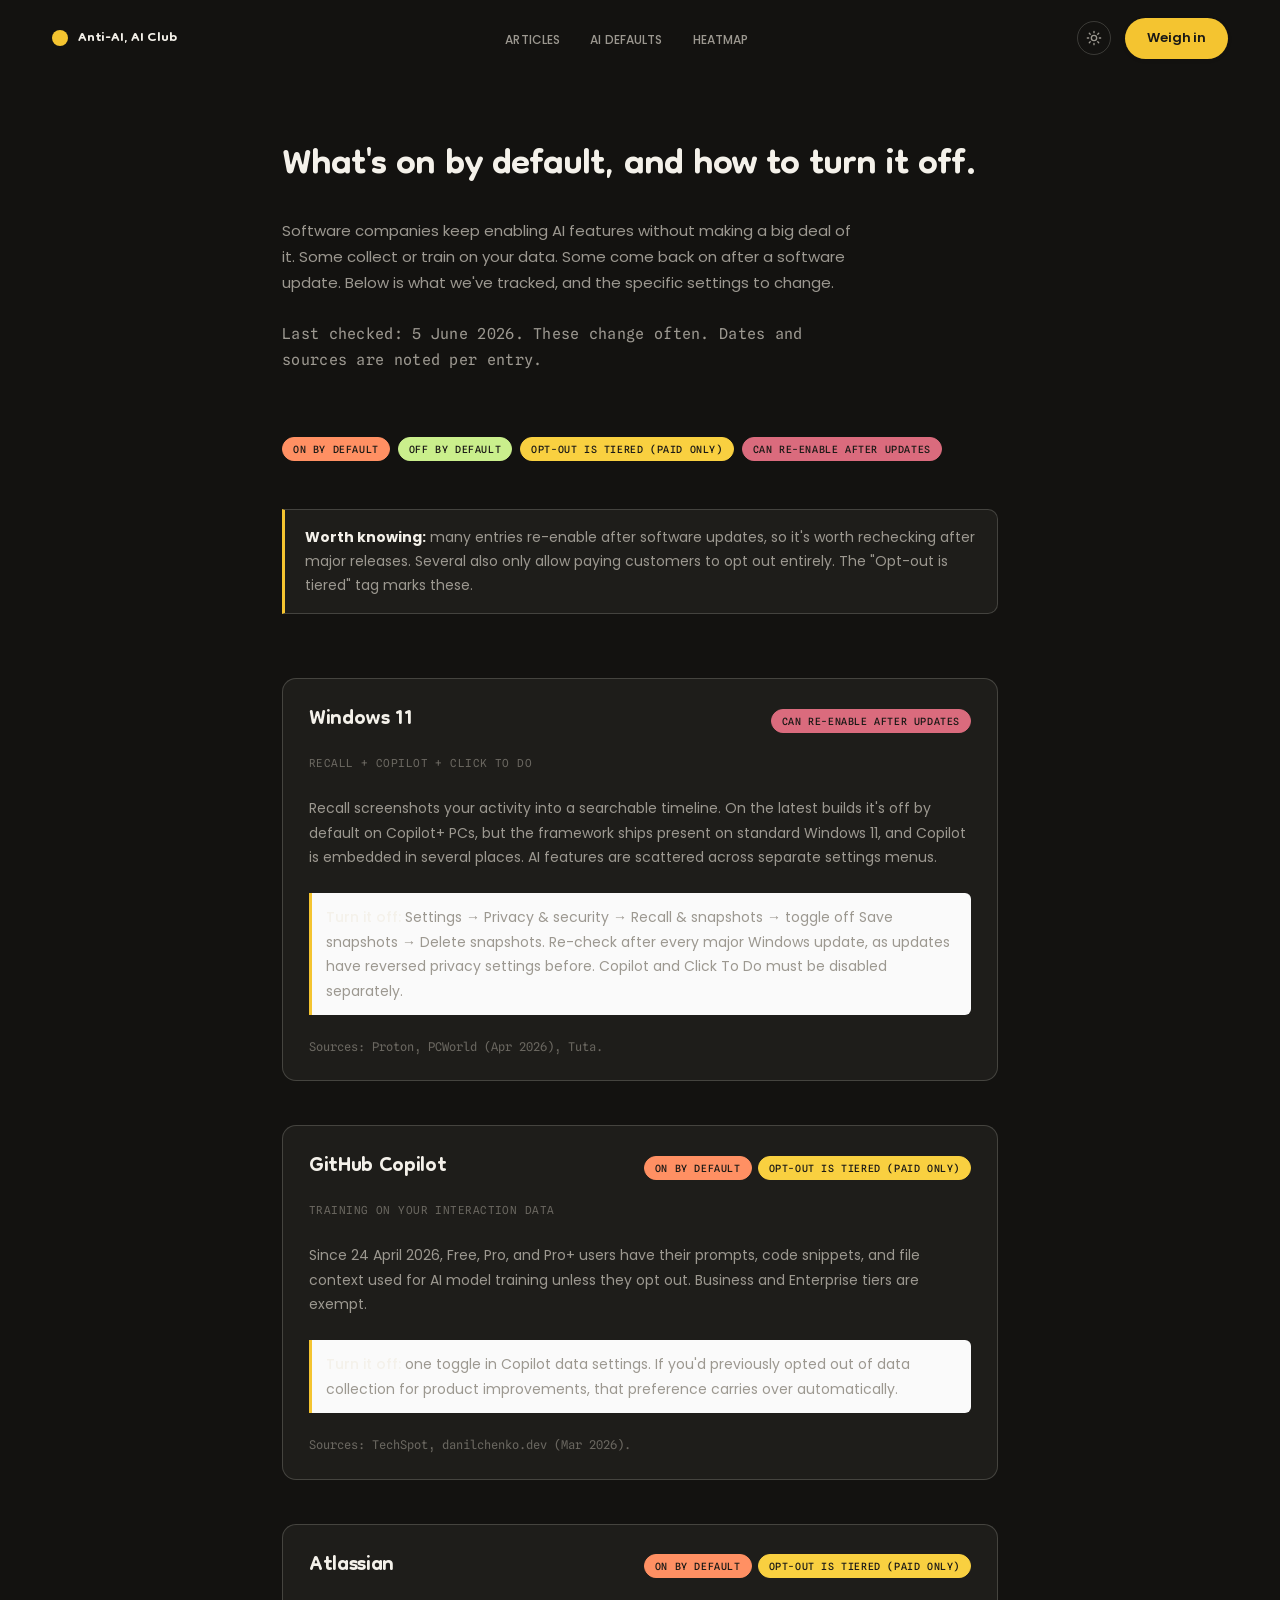
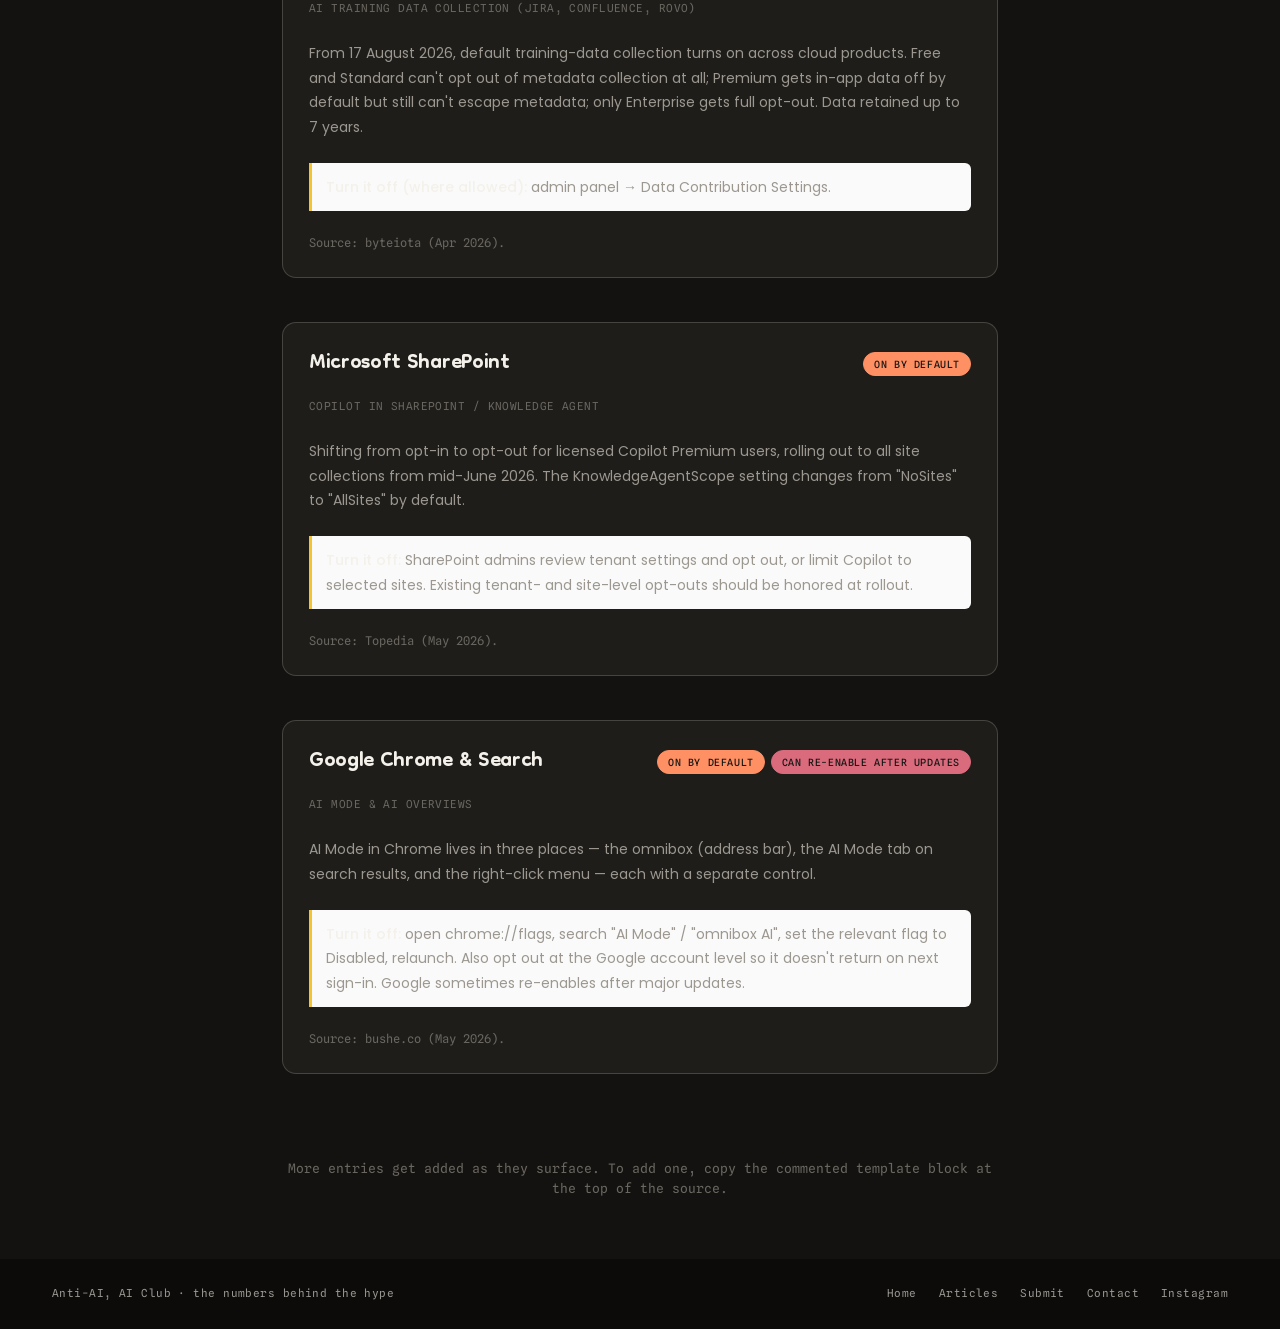
<file: ai-defaults.html>
<!DOCTYPE html>
<html lang="en">
<head>
  <meta charset="UTF-8" />
  <meta name="viewport" content="width=device-width, initial-scale=1.0" />
  <title>AI defaults — what's on, and how to turn it off · Anti-AI, AI Club</title>
  <link rel="preconnect" href="https://fonts.googleapis.com" />
  <link rel="preconnect" href="https://fonts.gstatic.com" crossorigin />
  <link href="https://fonts.googleapis.com/css2?family=Dongle:wght@300;400;700&family=Poppins:wght@400;500;600;700&family=Spline+Sans+Mono:wght@400;500;600&display=swap" rel="stylesheet" />
  <link rel="stylesheet" href="styles.css" />
  <script>
    // Applied before paint to avoid a light/dark flash. Default is dark.
    (function () {
      try {
        if (localStorage.getItem('theme') === 'light') {
          document.documentElement.classList.add('theme-light');
        }
      } catch (e) {}
    })();
  </script>
</head>
<body class="redesign">

  <nav class="nav">
    <a href="index.html" class="brand">
      <span class="brand-dot" aria-hidden="true"></span>
      Anti-AI, AI Club
    </a>
    <ul class="nav-links">
      <li><a href="articles.html">Articles</a></li>
      <li><a href="ai-defaults.html" aria-current="page">AI Defaults</a></li>
      <li><a href="ai-exposure.html">Heatmap</a></li>
    </ul>
    <div class="nav-actions">
      <button type="button" class="theme-toggle" id="theme-toggle">
        <svg class="icon-sun" width="16" height="16" viewBox="0 0 24 24" fill="none" stroke="currentColor" stroke-width="2" stroke-linecap="round" stroke-linejoin="round" aria-hidden="true">
          <circle cx="12" cy="12" r="4"></circle>
          <path d="M12 2v2M12 20v2M4.93 4.93l1.41 1.41M17.66 17.66l1.41 1.41M2 12h2M20 12h2M6.34 17.66l-1.41 1.41M19.07 4.93l-1.41 1.41"></path>
        </svg>
        <svg class="icon-moon" width="16" height="16" viewBox="0 0 24 24" fill="none" stroke="currentColor" stroke-width="2" stroke-linecap="round" stroke-linejoin="round" aria-hidden="true">
          <path d="M21 12.79A9 9 0 1 1 11.21 3 7 7 0 0 0 21 12.79z"></path>
        </svg>
        <span class="sr-only">Toggle light / dark theme</span>
      </button>
      <a href="index.html#form" class="btn">Weigh in</a>
    </div>
  </nav>

  <main>
    <div class="defaults-wrap">
      <header class="page-head">
        <h1>What's on by default, and how to turn it off.</h1>
        <p>Software companies keep enabling AI features without making a big deal of it. Some collect or train on your data. Some come back on after a software update. Below is what we've tracked, and the specific settings to change.</p>
        <p class="last-checked">Last checked: 5 June 2026. These change often. Dates and sources are noted per entry.</p>
      </header>

      <div class="legend">
        <span class="tag tag--on">On by default</span>
        <span class="tag tag--off">Off by default</span>
        <span class="tag tag--tiered">Opt-out is tiered (paid only)</span>
        <span class="tag tag--resets">Can re-enable after updates</span>
      </div>

      <p class="pattern-note"><strong>Worth knowing:</strong> many entries re-enable after software updates, so it's worth rechecking after major releases. Several also only allow paying customers to opt out entirely. The "Opt-out is tiered" tag marks these.</p>

      <!-- ENTRY TEMPLATE — copy this block to add a new row -->
      <!--
      <article class="entry">
        <div class="entry-head">
          <h2>Product</h2>
          <div class="entry-tags">
            <span class="tag tag--on">On by default</span>
          </div>
        </div>
        <p class="feature">Feature name</p>
        <p class="what">What it does, in a sentence.</p>
        <p class="how"><strong>Turn it off:</strong> the steps.</p>
        <p class="src">Source: name, date. <a href="#">link</a></p>
      </article>
      -->

      <article class="entry">
        <div class="entry-head">
          <h2>Windows 11</h2>
          <div class="entry-tags">
            <span class="tag tag--resets">Can re-enable after updates</span>
          </div>
        </div>
        <p class="feature">Recall + Copilot + Click To Do</p>
        <p class="what">Recall screenshots your activity into a searchable timeline. On the latest builds it's off by default on Copilot+ PCs, but the framework ships present on standard Windows 11, and Copilot is embedded in several places. AI features are scattered across separate settings menus.</p>
        <p class="how"><strong>Turn it off:</strong> Settings → Privacy &amp; security → Recall &amp; snapshots → toggle off Save snapshots → Delete snapshots. Re-check after every major Windows update, as updates have reversed privacy settings before. Copilot and Click To Do must be disabled separately.</p>
        <p class="src">Sources: Proton, PCWorld (Apr 2026), Tuta.</p>
      </article>

      <article class="entry">
        <div class="entry-head">
          <h2>GitHub Copilot</h2>
          <div class="entry-tags">
            <span class="tag tag--on">On by default</span>
            <span class="tag tag--tiered">Opt-out is tiered (paid only)</span>
          </div>
        </div>
        <p class="feature">Training on your interaction data</p>
        <p class="what">Since 24 April 2026, Free, Pro, and Pro+ users have their prompts, code snippets, and file context used for AI model training unless they opt out. Business and Enterprise tiers are exempt.</p>
        <p class="how"><strong>Turn it off:</strong> one toggle in Copilot data settings. If you'd previously opted out of data collection for product improvements, that preference carries over automatically.</p>
        <p class="src">Sources: TechSpot, danilchenko.dev (Mar 2026).</p>
      </article>

      <article class="entry">
        <div class="entry-head">
          <h2>Atlassian</h2>
          <div class="entry-tags">
            <span class="tag tag--on">On by default</span>
            <span class="tag tag--tiered">Opt-out is tiered (paid only)</span>
          </div>
        </div>
        <p class="feature">AI training data collection (Jira, Confluence, Rovo)</p>
        <p class="what">From 17 August 2026, default training-data collection turns on across cloud products. Free and Standard can't opt out of metadata collection at all; Premium gets in-app data off by default but still can't escape metadata; only Enterprise gets full opt-out. Data retained up to 7 years.</p>
        <p class="how"><strong>Turn it off (where allowed):</strong> admin panel → Data Contribution Settings.</p>
        <p class="src">Source: byteiota (Apr 2026).</p>
      </article>

      <article class="entry">
        <div class="entry-head">
          <h2>Microsoft SharePoint</h2>
          <div class="entry-tags">
            <span class="tag tag--on">On by default</span>
          </div>
        </div>
        <p class="feature">Copilot in SharePoint / Knowledge Agent</p>
        <p class="what">Shifting from opt-in to opt-out for licensed Copilot Premium users, rolling out to all site collections from mid-June 2026. The KnowledgeAgentScope setting changes from "NoSites" to "AllSites" by default.</p>
        <p class="how"><strong>Turn it off:</strong> SharePoint admins review tenant settings and opt out, or limit Copilot to selected sites. Existing tenant- and site-level opt-outs should be honored at rollout.</p>
        <p class="src">Source: Topedia (May 2026).</p>
      </article>

      <article class="entry">
        <div class="entry-head">
          <h2>Google Chrome &amp; Search</h2>
          <div class="entry-tags">
            <span class="tag tag--on">On by default</span>
            <span class="tag tag--resets">Can re-enable after updates</span>
          </div>
        </div>
        <p class="feature">AI Mode &amp; AI Overviews</p>
        <p class="what">AI Mode in Chrome lives in three places — the omnibox (address bar), the AI Mode tab on search results, and the right-click menu — each with a separate control.</p>
        <p class="how"><strong>Turn it off:</strong> open chrome://flags, search "AI Mode" / "omnibox AI", set the relevant flag to Disabled, relaunch. Also opt out at the Google account level so it doesn't return on next sign-in. Google sometimes re-enables after major updates.</p>
        <p class="src">Source: bushe.co (May 2026).</p>
      </article>

      <p class="add-note">More entries get added as they surface. To add one, copy the commented template block at the top of the source.</p>
    </div>
  </main>

  <footer class="footer">
    <span>Anti-AI, AI Club · the numbers behind the hype</span>
    <nav class="foot-links" aria-label="Footer">
      <a href="index.html">Home</a>
      <a href="articles.html">Articles</a>
      <a href="mailto:antibsai@gmail.com">Submit</a>
      <a href="mailto:antibsai@gmail.com">Contact</a>
      <a href="https://www.instagram.com/antibsai/" target="_blank" rel="noopener">Instagram</a>
    </nav>
  </footer>

  <script src="script.js"></script>
</body>
</html>
</file>
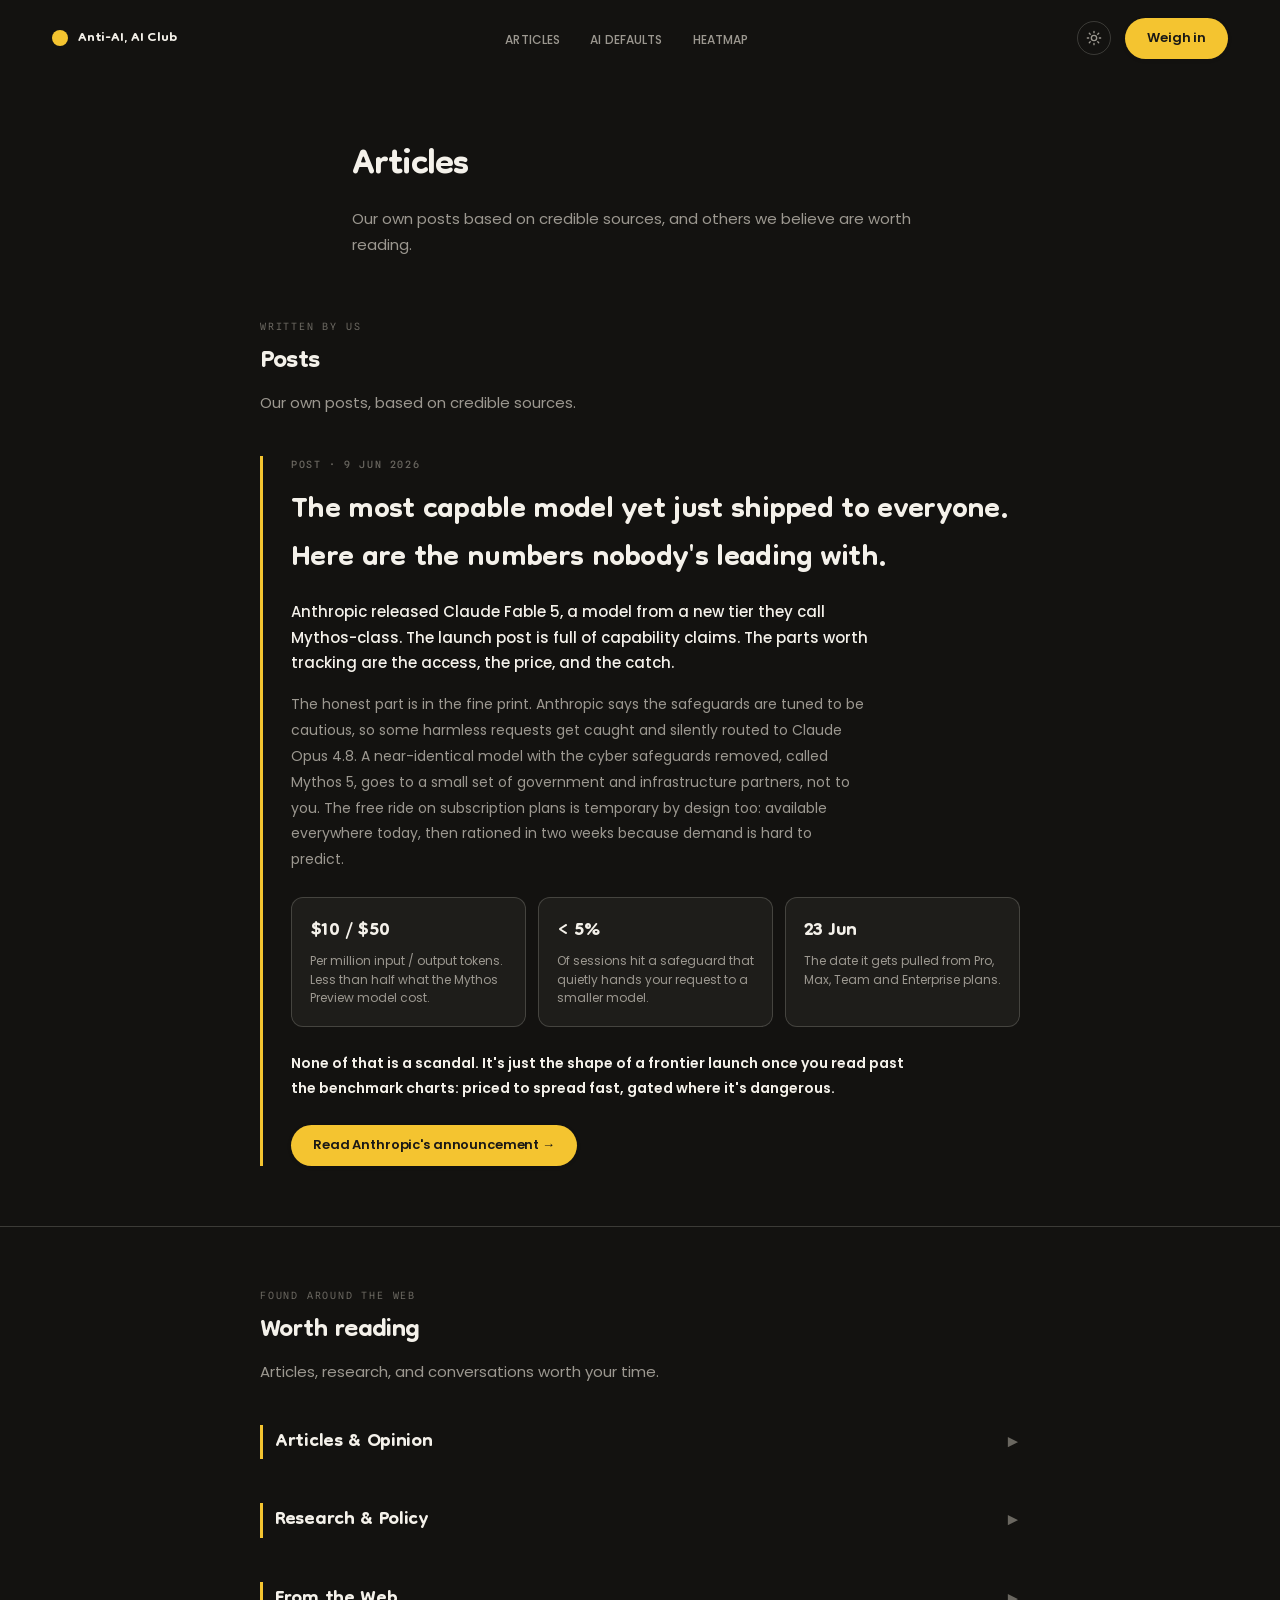
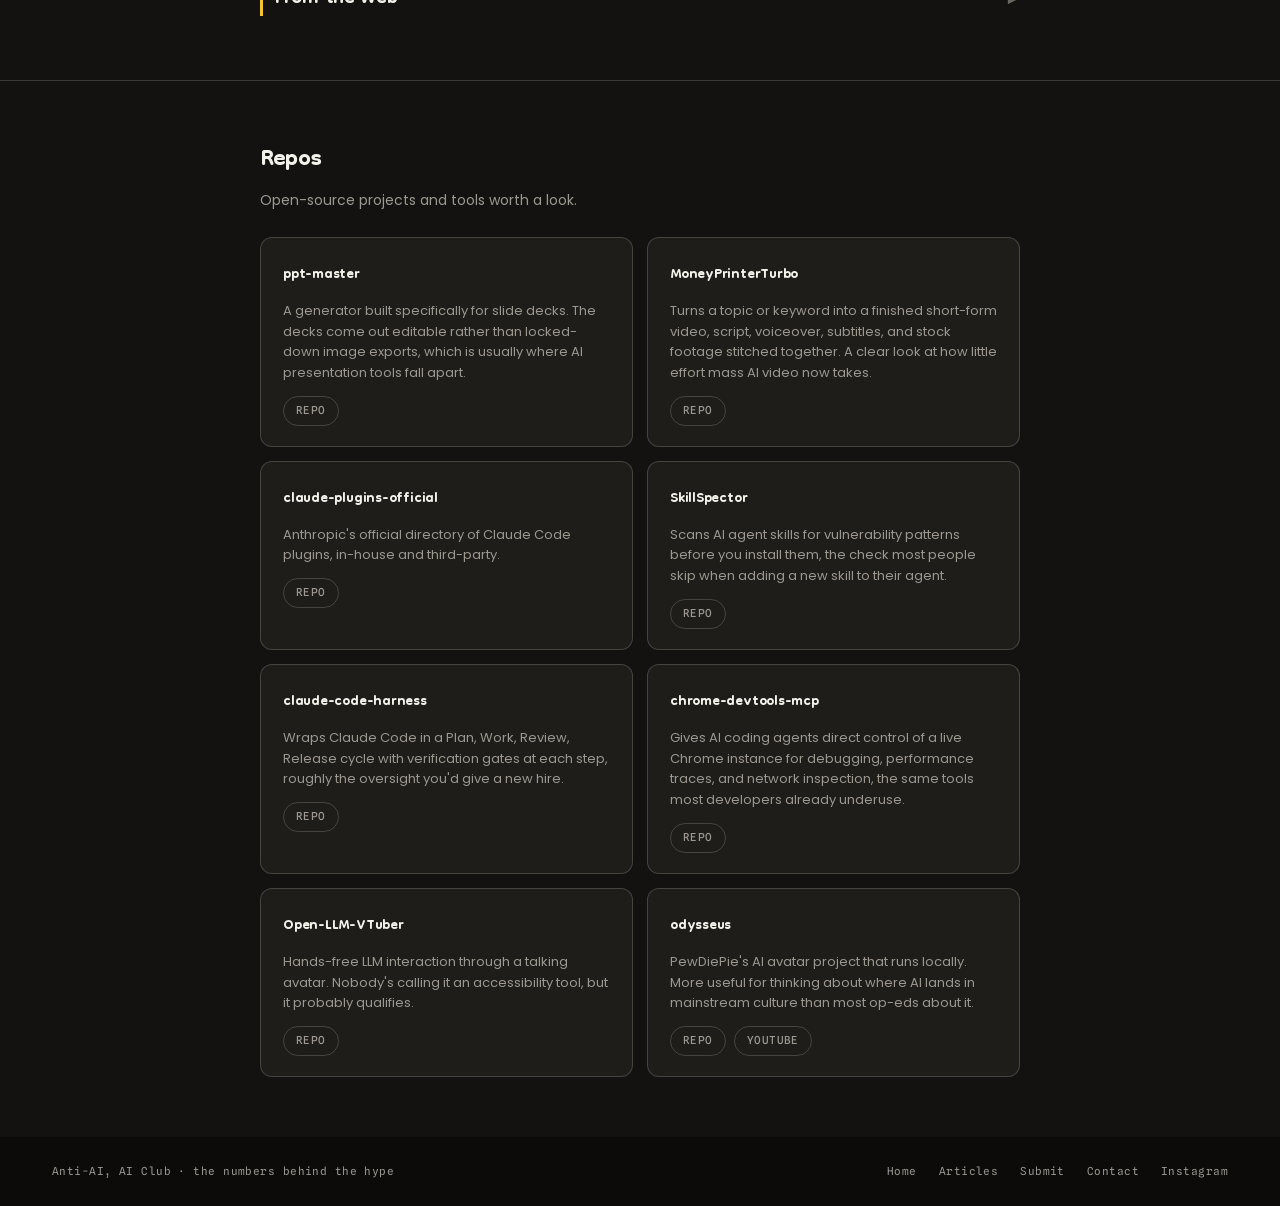
<file: articles.html>
<!DOCTYPE html>
<html lang="en">
<head>
  <meta charset="UTF-8" />
  <meta name="viewport" content="width=device-width, initial-scale=1.0" />
  <title>Articles — Anti-AI, AI Club</title>
  <link rel="preconnect" href="https://fonts.googleapis.com" />
  <link rel="preconnect" href="https://fonts.gstatic.com" crossorigin />
  <link href="https://fonts.googleapis.com/css2?family=Dongle:wght@300;400;700&family=Poppins:wght@400;500;600;700&family=Spline+Sans+Mono:wght@400;500;600&display=swap" rel="stylesheet" />
  <link rel="stylesheet" href="styles.css" />
  <script>
    // Applied before paint to avoid a light/dark flash. Default is dark.
    (function () {
      try {
        if (localStorage.getItem('theme') === 'light') {
          document.documentElement.classList.add('theme-light');
        }
      } catch (e) {}
    })();
  </script>
</head>
<body class="redesign">

  <nav class="nav">
    <a href="index.html" class="brand">
      <span class="brand-dot" aria-hidden="true"></span>
      Anti-AI, AI Club
    </a>
    <ul class="nav-links">
      <li><a href="articles.html" aria-current="page">Articles</a></li>
      <li><a href="ai-defaults.html">AI Defaults</a></li>
      <li><a href="ai-exposure.html">Heatmap</a></li>
    </ul>
    <div class="nav-actions">
      <button type="button" class="theme-toggle" id="theme-toggle">
        <svg class="icon-sun" width="16" height="16" viewBox="0 0 24 24" fill="none" stroke="currentColor" stroke-width="2" stroke-linecap="round" stroke-linejoin="round" aria-hidden="true">
          <circle cx="12" cy="12" r="4"></circle>
          <path d="M12 2v2M12 20v2M4.93 4.93l1.41 1.41M17.66 17.66l1.41 1.41M2 12h2M20 12h2M6.34 17.66l-1.41 1.41M19.07 4.93l-1.41 1.41"></path>
        </svg>
        <svg class="icon-moon" width="16" height="16" viewBox="0 0 24 24" fill="none" stroke="currentColor" stroke-width="2" stroke-linecap="round" stroke-linejoin="round" aria-hidden="true">
          <path d="M21 12.79A9 9 0 1 1 11.21 3 7 7 0 0 0 21 12.79z"></path>
        </svg>
        <span class="sr-only">Toggle light / dark theme</span>
      </button>
      <a href="index.html#form" class="btn">Weigh in</a>
    </div>
  </nav>

  <main>
    <header class="page-head">
      <div class="page-head-inner">
        <h1>Articles</h1>
        <p>Our own posts based on credible sources, and others we believe are worth reading.</p>
      </div>
    </header>

    <section id="posts">
      <div class="feed-inner">
        <div class="feed-head">
          <span class="eyebrow">Written by us</span>
          <h2 class="feed-heading">Posts</h2>
          <p class="feed-subtext">Our own posts, based on credible sources.</p>
        </div>
        <div class="featured-inner">
        <span class="featured-kicker">Post · 9 Jun 2026</span>
        <h3 class="featured-heading">The most capable model yet just shipped to everyone. Here are the numbers nobody's leading with.</h3>
        <p class="featured-lede">Anthropic released Claude Fable 5, a model from a new tier they call Mythos-class. The launch post is full of capability claims. The parts worth tracking are the access, the price, and the catch.</p>
        <p class="featured-body">The honest part is in the fine print. Anthropic says the safeguards are tuned to be cautious, so some harmless requests get caught and silently routed to Claude Opus 4.8. A near-identical model with the cyber safeguards removed, called Mythos 5, goes to a small set of government and infrastructure partners, not to you. The free ride on subscription plans is temporary by design too: available everywhere today, then rationed in two weeks because demand is hard to predict.</p>
        <div class="featured-stats">
          <div class="featured-stat">
            <div class="featured-stat-num">$10 / $50</div>
            <div class="featured-stat-label">Per million input / output tokens. Less than half what the Mythos Preview model cost.</div>
          </div>
          <div class="featured-stat">
            <div class="featured-stat-num">&lt; 5%</div>
            <div class="featured-stat-label">Of sessions hit a safeguard that quietly hands your request to a smaller model.</div>
          </div>
          <div class="featured-stat">
            <div class="featured-stat-num">23 Jun</div>
            <div class="featured-stat-label">The date it gets pulled from Pro, Max, Team and Enterprise plans.</div>
          </div>
        </div>
        <p class="featured-takeaway">None of that is a scandal. It's just the shape of a frontier launch once you read past the benchmark charts: priced to spread fast, gated where it's dangerous.</p>
        <a class="btn" href="https://www.anthropic.com/news/claude-fable-5-mythos-5" target="_blank" rel="noopener">Read Anthropic's announcement →</a>
        </div>
      </div>
    </section>

    <section id="feed">
      <div class="feed-inner">
        <div class="feed-head">
          <span class="eyebrow">Found around the web</span>
          <h2 class="feed-heading">Worth reading</h2>
          <p class="feed-subtext">Articles, research, and conversations worth your time.</p>
        </div>

        <details class="feed-group">
          <summary class="feed-group-heading">Articles &amp; Opinion</summary>
          <ol class="feed-list">

            <li class="feed-item">
              <span class="feed-tag">Article</span>
              <div class="feed-body">
                <a href="https://mastrojs.github.io/blog/2026-05-23-is-AI-causing-a-repeat-of-frontends-lost-decade/" class="feed-title" target="_blank" rel="noopener">Is AI Causing a Repeat of Frontend's Lost Decade?</a>
                <span class="feed-source">mastrojs.github.io</span>
                <p class="feed-note">Good piece on who gets squeezed first when AI handles the entry-level work. The junior pipeline question doesn't get nearly enough coverage.</p>
              </div>
            </li>

            <li class="feed-item">
              <span class="feed-tag">Opinion</span>
              <div class="feed-body">
                <a href="https://www.nytimes.com/2026/04/30/opinion/ai-labor-work-force-silicon-valley.html" class="feed-title" target="_blank" rel="noopener">Silicon Valley Is Bracing for a Permanent Underclass</a>
                <span class="feed-source">New York Times</span>
                <p class="feed-note">Makes the case that what's happening to workers isn't a short adjustment period. Sourced, not panicked.</p>
              </div>
            </li>

          </ol>
        </details>

        <details class="feed-group">
          <summary class="feed-group-heading">Research &amp; Policy</summary>
          <ol class="feed-list">

            <li class="feed-item">
              <span class="feed-tag">Research</span>
              <div class="feed-body">
                <a href="https://www.anthropic.com/research/disempowerment-patterns" class="feed-title" target="_blank" rel="noopener">Disempowerment Patterns in Real-World AI Usage</a>
                <span class="feed-source">Anthropic</span>
                <p class="feed-note">Anthropic's own researchers flagging how their models reduce what users do for themselves. A company paper that doesn't pull punches.</p>
              </div>
            </li>

            <li class="feed-item">
              <span class="feed-tag">Research</span>
              <div class="feed-body">
                <a href="https://www.anthropic.com/institute/recursive-self-improvement" class="feed-title" target="_blank" rel="noopener">When AI Builds Itself</a>
                <span class="feed-source">Anthropic Institute</span>
                <p class="feed-note">Anthropic's own numbers on how much of their AI development is now done by AI, and what that means for where human judgment still sits.</p>
              </div>
            </li>

            <li class="feed-item">
              <span class="feed-tag">Policy</span>
              <div class="feed-body">
                <a href="https://artificialintelligenceact.eu/article/4/" class="feed-title" target="_blank" rel="noopener">EU AI Act: Article 4 — AI Literacy</a>
                <span class="feed-source">artificialintelligenceact.eu</span>
                <p class="feed-note">The law says employers have to make sure workers can critically evaluate AI output. Most people don't know this is already in force.</p>
              </div>
            </li>

          </ol>
        </details>

        <details class="feed-group">
          <summary class="feed-group-heading">From the Web</summary>
          <ol class="feed-list">

            <li class="feed-item">
              <span class="feed-tag">Tweet</span>
              <div class="feed-body">
                <a href="https://x.com/sluongng/status/2060746160558543217" class="feed-title" target="_blank" rel="noopener">Codex doing things it shouldn't</a>
                <span class="feed-source">@sluongng on X</span>
                <p class="feed-note">Short thread. Gets shared around for a day then everyone moves on.</p>
              </div>
            </li>

            <li class="feed-item">
              <span class="feed-tag">Tweet</span>
              <div class="feed-body">
                <a href="https://x.com/jjunqueiraa/status/2058722866435137590" class="feed-title" target="_blank" rel="noopener">Stop Running Claude Code on Your Laptop</a>
                <span class="feed-source">@jjunqueiraa on X</span>
                <p class="feed-note">A concrete security concern about running Claude Code locally. Short read.</p>
              </div>
            </li>

          </ol>
        </details>
      </div>
    </section>

    <section id="repos">
      <div class="repos-inner">
        <h3 class="repos-heading">Repos</h3>
        <p class="repos-subtext">Open-source projects and tools worth a look.</p>

        <div class="repos-grid">

          <div class="repo-card">
            <span class="repo-card-name">ppt-master</span>
            <p class="repo-card-note">A generator built specifically for slide decks. The decks come out editable rather than locked-down image exports, which is usually where AI presentation tools fall apart.</p>
            <div class="repo-card-links">
              <a class="repo-pill" href="https://github.com/hugohe3/ppt-master" target="_blank" rel="noopener">Repo</a>
            </div>
          </div>

          <div class="repo-card">
            <span class="repo-card-name">MoneyPrinterTurbo</span>
            <p class="repo-card-note">Turns a topic or keyword into a finished short-form video, script, voiceover, subtitles, and stock footage stitched together. A clear look at how little effort mass AI video now takes.</p>
            <div class="repo-card-links">
              <a class="repo-pill" href="https://github.com/harry0703/MoneyPrinterTurbo" target="_blank" rel="noopener">Repo</a>
            </div>
          </div>

          <div class="repo-card">
            <span class="repo-card-name">claude-plugins-official</span>
            <p class="repo-card-note">Anthropic's official directory of Claude Code plugins, in-house and third-party.</p>
            <div class="repo-card-links">
              <a class="repo-pill" href="https://github.com/anthropics/claude-plugins-official" target="_blank" rel="noopener">Repo</a>
            </div>
          </div>

          <div class="repo-card">
            <span class="repo-card-name">SkillSpector</span>
            <p class="repo-card-note">Scans AI agent skills for vulnerability patterns before you install them, the check most people skip when adding a new skill to their agent.</p>
            <div class="repo-card-links">
              <a class="repo-pill" href="https://github.com/NVIDIA/SkillSpector" target="_blank" rel="noopener">Repo</a>
            </div>
          </div>

          <div class="repo-card">
            <span class="repo-card-name">claude-code-harness</span>
            <p class="repo-card-note">Wraps Claude Code in a Plan, Work, Review, Release cycle with verification gates at each step, roughly the oversight you'd give a new hire.</p>
            <div class="repo-card-links">
              <a class="repo-pill" href="https://github.com/Chachamaru127/claude-code-harness" target="_blank" rel="noopener">Repo</a>
            </div>
          </div>

          <div class="repo-card">
            <span class="repo-card-name">chrome-devtools-mcp</span>
            <p class="repo-card-note">Gives AI coding agents direct control of a live Chrome instance for debugging, performance traces, and network inspection, the same tools most developers already underuse.</p>
            <div class="repo-card-links">
              <a class="repo-pill" href="https://github.com/ChromeDevTools/chrome-devtools-mcp" target="_blank" rel="noopener">Repo</a>
            </div>
          </div>

          <div class="repo-card">
            <span class="repo-card-name">Open-LLM-VTuber</span>
            <p class="repo-card-note">Hands-free LLM interaction through a talking avatar. Nobody's calling it an accessibility tool, but it probably qualifies.</p>
            <div class="repo-card-links">
              <a class="repo-pill" href="https://github.com/Open-LLM-VTuber/Open-LLM-VTuber" target="_blank" rel="noopener">Repo</a>
            </div>
          </div>

          <div class="repo-card">
            <span class="repo-card-name">odysseus</span>
            <p class="repo-card-note">PewDiePie's AI avatar project that runs locally. More useful for thinking about where AI lands in mainstream culture than most op-eds about it.</p>
            <div class="repo-card-links">
              <a class="repo-pill" href="https://github.com/pewdiepie-archdaemon/odysseus" target="_blank" rel="noopener">Repo</a>
              <a class="repo-pill" href="https://www.youtube.com/watch?v=rAzT5lcezPs" target="_blank" rel="noopener">YouTube</a>
            </div>
          </div>

        </div>
      </div>
    </section>
  </main>

  <footer class="footer">
    <span>Anti-AI, AI Club · the numbers behind the hype</span>
    <nav class="foot-links" aria-label="Footer">
      <a href="index.html">Home</a>
      <a href="articles.html">Articles</a>
      <a href="mailto:antibsai@gmail.com">Submit</a>
      <a href="mailto:antibsai@gmail.com">Contact</a>
      <a href="https://www.instagram.com/antibsai/" target="_blank" rel="noopener">Instagram</a>
    </nav>
  </footer>

  <script src="script.js"></script>
</body>
</html>
</file>
<file: styles.css>
/* Tokens */
:root {
  --color-green:        #caef8c;
  --color-yellow-light: #f5ec89;
  --color-yellow:       #f9d040;
  --color-coral:        #ff9063;
  --color-rose:         #da6b7d;
  --color-ink:          #1a1a1a;
  --color-bg:           #ffffff;

  --color-text-muted:   #555555;
  --color-text-faint:   #888888;
  --color-text-ghost:   #cccccc;
  --color-text-dark-body: #aaaaaa;

  --font-display: 'Dongle', sans-serif;
  --font-body:    'Poppins', sans-serif;
}

/* Reset */
*, *::before, *::after {
  box-sizing: border-box;
  margin: 0;
  padding: 0;
}

[hidden] { display: none !important; }

.sr-only {
  position: absolute;
  width: 1px;
  height: 1px;
  margin: -1px;
  padding: 0;
  overflow: hidden;
  clip: rect(0, 0, 0, 0);
  white-space: nowrap;
  border: 0;
}

html {
  font-size: 100%;
  -webkit-text-size-adjust: 100%;
}

body {
  min-height: 100vh;
  line-height: 1.5;
  font-family: var(--font-body);
  background: var(--color-bg);
  color: var(--color-ink);
}

img, picture, video, canvas, svg {
  display: block;
  max-width: 100%;
}

input, button, textarea, select {
  font: inherit;
}

p, h1, h2, h3, h4, h5, h6 {
  overflow-wrap: break-word;
}

ul, ol {
  list-style: none;
}

a {
  color: inherit;
  text-decoration: none;
}

/* Section backgrounds */
#hero          { background: rgba(249, 208, 64, 0.10); }
#value-prop,
#feed-preview,
#faq           { background: var(--color-bg); }
footer          { background: var(--color-ink); color: var(--color-bg); }

/* Hero */
#hero {
  padding: 5rem 1.25rem 4rem;
  text-align: center;
}

.hero-inner {
  max-width: 680px;
  margin: 0 auto;
  display: flex;
  flex-direction: column;
  align-items: center;
  gap: 1.25rem;
}

#hero h1 {
  font-family: var(--font-display);
  font-size: clamp(2.4rem, 7vw, 4rem);
  font-weight: 700;
  line-height: 1.15;
  letter-spacing: -0.01em;
}

.hero-intro {
  font-size: clamp(1rem, 2.5vw, 1.125rem);
  color: var(--color-text-muted);
}

.hero-bullets {
  font-size: clamp(1rem, 2.5vw, 1.125rem);
  color: var(--color-text-muted);
  line-height: 1.9;
  text-align: left;
}

.hero-bullets li::before {
  content: '— ';
  color: var(--color-text-ghost);
}

.btn-primary {
  display: inline-block;
  background: var(--color-yellow);
  color: var(--color-ink);
  font-family: var(--font-body);
  font-weight: 500;
  font-size: 1rem;
  padding: 0.75rem 2rem;
  border-radius: 4px;
  cursor: pointer;
  transition: background 0.15s ease;
}

.btn-primary:hover {
  background: var(--color-coral);
}

.hero-micro {
  font-size: 0.8rem;
  color: var(--color-text-faint);
}

/* Value Proposition */
#value-prop {
  padding: 4rem 1.25rem;
  text-align: center;
}

.value-prop-inner {
  max-width: 680px;
  margin: 0 auto;
  display: flex;
  flex-direction: column;
  align-items: center;
  gap: 1.5rem;
}

.value-prop-heading {
  font-family: var(--font-display);
  font-size: clamp(2rem, 6vw, 3.2rem);
  font-weight: 700;
  line-height: 1.15;
  letter-spacing: -0.01em;
}

.value-prop-body {
  font-size: clamp(1rem, 2.5vw, 1.125rem);
  color: var(--color-text-muted);
  max-width: 580px;
  line-height: 1.7;
}

.pillars {
  width: 100%;
  display: grid;
  grid-template-columns: 1fr;
  gap: 1.25rem;
  text-align: left;
  margin-top: 0.5rem;
}

@media (min-width: 640px) {
  .pillars {
    grid-template-columns: repeat(3, 1fr);
    gap: 1.5rem;
  }
}

.pillar {
  border-left: 3px solid var(--color-green);
  padding-left: 1rem;
  display: flex;
  flex-direction: column;
  gap: 0.35rem;
}

.pillar strong {
  font-weight: 500;
  font-size: 1rem;
  color: var(--color-ink);
}

.pillar span {
  font-size: 0.9rem;
  color: var(--color-text-muted);
  line-height: 1.6;
}

/* About / Story */
#about {
  padding: 4rem 1.25rem;
  text-align: center;
}

.about-inner {
  max-width: 600px;
  margin: 0 auto;
  display: flex;
  flex-direction: column;
  align-items: center;
  gap: 1.25rem;
}

.about-heading {
  font-family: var(--font-display);
  font-size: clamp(1.8rem, 5vw, 2.8rem);
  font-weight: 700;
  line-height: 1.2;
  letter-spacing: -0.01em;
}

.about-body {
  font-size: clamp(1rem, 2.5vw, 1.125rem);
  color: var(--color-text-muted);
  max-width: 540px;
  line-height: 1.7;
}

.about-manifesto {
  font-size: clamp(1rem, 2.5vw, 1.125rem);
  color: var(--color-ink);
  max-width: 540px;
  line-height: 1.8;
  padding-top: 0.75rem;
  border-top: 1px solid rgba(0, 0, 0, 0.08);
}

/* The Form */
.form-inner {
  max-width: 560px;
  margin: 0 auto;
  display: flex;
  flex-direction: column;
  gap: 2rem;
}


.form-heading {
  font-family: var(--font-display);
  font-size: clamp(2rem, 6vw, 3.2rem);
  font-weight: 700;
  line-height: 1.15;
  letter-spacing: -0.01em;
  text-align: center;
  color: var(--color-bg);
}

.form-subtext {
  font-size: clamp(1rem, 2.5vw, 1.125rem);
  color: var(--color-text-dark-body);
  text-align: center;
  line-height: 1.6;
}

#topic-form {
  display: flex;
  flex-direction: column;
  gap: 2rem;
}

.form-fieldset {
  border: none;
  padding: 0;
  display: flex;
  flex-direction: column;
  gap: 1rem;
}

.form-legend {
  font-size: 0.85rem;
  font-weight: 500;
  color: var(--color-bg);
  letter-spacing: 0.03em;
  text-transform: uppercase;
  margin-bottom: 0.25rem;
}

.form-required {
  color: var(--color-coral);
}

.checkbox-list {
  display: flex;
  flex-direction: column;
  gap: 0.65rem;
}

.checkbox-list li {
  display: flex;
  align-items: flex-start;
  gap: 0.65rem;
}

.checkbox-list input[type="checkbox"] {
  accent-color: var(--color-green);
  width: 1rem;
  height: 1rem;
  margin-top: 0.2rem;
  flex-shrink: 0;
  cursor: pointer;
}

.checkbox-list label {
  font-size: 0.975rem;
  color: var(--color-text-dark-body);
  line-height: 1.5;
  cursor: pointer;
}

.checkbox-list input[type="checkbox"]:checked + label {
  color: var(--color-bg);
}

.form-error {
  font-size: 0.82rem;
  color: var(--color-coral);
  margin-top: 0.25rem;
}

.form-field {
  display: flex;
  flex-direction: column;
  gap: 0.5rem;
}

.form-label {
  font-size: 0.85rem;
  font-weight: 500;
  color: var(--color-bg);
  letter-spacing: 0.03em;
  text-transform: uppercase;
}

.form-optional {
  font-weight: 400;
  text-transform: none;
  letter-spacing: 0;
  color: var(--color-text-dark-body);
  font-size: 0.8rem;
}

#topic-form textarea,
#topic-form input[type="email"] {
  width: 100%;
  background: rgba(255, 255, 255, 0.07);
  border: 1px solid rgba(255, 255, 255, 0.15);
  border-radius: 4px;
  color: var(--color-bg);
  padding: 0.65rem 0.875rem;
  font-size: 0.975rem;
  line-height: 1.5;
  transition: border-color 0.15s ease;
  resize: vertical;
}

#topic-form textarea::placeholder,
#topic-form input[type="email"]::placeholder {
  color: rgba(255, 255, 255, 0.3);
}

#topic-form textarea:focus,
#topic-form input[type="email"]:focus {
  outline: none;
  border-color: var(--color-green);
}

.form-helper {
  font-size: 0.8rem;
  color: var(--color-text-dark-body);
  line-height: 1.5;
}

.btn-form-submit {
  display: inline-block;
  background: var(--color-yellow);
  color: var(--color-ink);
  font-family: var(--font-body);
  font-weight: 500;
  font-size: 1rem;
  padding: 0.875rem 2.5rem;
  border: none;
  border-radius: 4px;
  cursor: pointer;
  transition: background 0.15s ease;
  align-self: flex-start;
}

.btn-form-submit:hover {
  background: var(--color-coral);
}

#form-success {
  flex-direction: column;
  gap: 1rem;
}

.form-success-main {
  font-size: clamp(1rem, 2.5vw, 1.125rem);
  color: var(--color-bg);
  line-height: 1.7;
}

.form-success-sub {
  font-size: 0.975rem;
  color: var(--color-text-dark-body);
  line-height: 1.6;
}

.form-success-link {
  color: var(--color-yellow-light);
  text-decoration: underline;
}

@keyframes fadeIn {
  from { opacity: 0; transform: translateY(8px); }
  to   { opacity: 1; transform: translateY(0); }
}

#form-success {
  animation: fadeIn 0.35s ease forwards;
}

.form-submit-error {
  font-size: 0.85rem;
  color: var(--color-coral);
  line-height: 1.5;
}

.btn-form-submit:disabled {
  opacity: 0.55;
  cursor: not-allowed;
}

/* FAQ */
#faq {
  padding: 4rem 1.25rem;
}

.faq-inner {
  max-width: 680px;
  margin: 0 auto;
  display: flex;
  flex-direction: column;
  gap: 2.5rem;
}

.faq-heading {
  font-family: var(--font-display);
  font-size: clamp(1.8rem, 5vw, 2.8rem);
  font-weight: 700;
  line-height: 1.2;
  letter-spacing: -0.01em;
  text-align: center;
}

.faq-list {
  display: flex;
  flex-direction: column;
}

.faq-item {
  border-bottom: 1px solid rgba(0, 0, 0, 0.08);
  padding: 1.1rem 0 1.1rem 0;
  transition: padding-left 0.15s ease, border-left 0.15s ease;
}

.faq-item:first-child {
  border-top: 1px solid rgba(0, 0, 0, 0.08);
}

.faq-item[open] {
  border-left: 3px solid var(--color-green);
  padding-left: 1rem;
}

.faq-question {
  font-weight: 500;
  font-size: 1rem;
  color: var(--color-ink);
  cursor: pointer;
  list-style: none;
  display: flex;
  justify-content: space-between;
  align-items: center;
  gap: 1rem;
}

.faq-question::-webkit-details-marker {
  display: none;
}

.faq-question::after {
  content: '+';
  font-size: 1.25rem;
  font-weight: 300;
  color: var(--color-text-faint);
  flex-shrink: 0;
  line-height: 1;
}

.faq-item[open] .faq-question::after {
  content: '−';
}

.faq-answer {
  font-size: 0.975rem;
  color: var(--color-text-muted);
  line-height: 1.7;
  margin-top: 0.65rem;
}

/* Footer */
footer {
  padding: 4rem 1.25rem 3rem;
}

.footer-inner {
  max-width: 680px;
  margin: 0 auto;
  display: flex;
  flex-direction: column;
  gap: 2rem;
}

.footer-brand {
  display: flex;
  flex-direction: column;
  gap: 0.4rem;
}

.footer-name {
  font-family: var(--font-display);
  font-size: 1.6rem;
  font-weight: 700;
  color: var(--color-yellow-light);
  letter-spacing: -0.01em;
}

.footer-strapline {
  font-size: 0.9rem;
  color: var(--color-text-dark-body);
  line-height: 1.5;
}

.footer-nav,
.footer-social {
  display: flex;
  flex-wrap: wrap;
  gap: 0.5rem 1.5rem;
}

.footer-nav a,
.footer-social a {
  font-size: 0.9rem;
  color: var(--color-rose);
  transition: opacity 0.15s ease;
}

.footer-nav a:hover,
.footer-social a:hover {
  opacity: 0.75;
}

.footer-legal {
  display: flex;
  flex-direction: column;
  gap: 0.75rem;
  border-top: 1px solid rgba(255, 255, 255, 0.1);
  padding-top: 1.5rem;
}

.footer-microcopy {
  font-size: 0.8rem;
  color: var(--color-text-dark-body);
  line-height: 1.5;
}

.footer-legal-links {
  display: flex;
  flex-wrap: wrap;
  gap: 0.5rem 1.25rem;
  align-items: center;
}

.footer-legal-links a {
  font-size: 0.8rem;
  color: rgba(255, 255, 255, 0.4);
  transition: color 0.15s ease;
}

.footer-legal-links a:hover {
  color: rgba(255, 255, 255, 0.7);
}

.footer-legal-links span {
  font-size: 0.8rem;
  color: rgba(255, 255, 255, 0.4);
}

/* ── Site Nav ─────────────────────────────── */
#site-nav {
  position: sticky;
  top: 0;
  z-index: 100;
  background: var(--color-bg);
  border-bottom: 1px solid rgba(0, 0, 0, 0.08);
}

.nav-inner {
  max-width: 680px;
  margin: 0 auto;
  padding: 0 1.25rem;
  height: 56px;
  display: flex;
  align-items: center;
  justify-content: space-between;
  gap: 1.5rem;
}

.nav-brand {
  font-family: var(--font-display);
  font-size: 1.4rem;
  font-weight: 700;
  color: var(--color-ink);
  letter-spacing: -0.01em;
  white-space: nowrap;
}

.nav-links {
  display: flex;
  align-items: center;
  gap: 1.25rem;
}

.nav-links a {
  font-family: var(--font-body);
  font-size: 0.8rem;
  font-weight: 500;
  text-transform: uppercase;
  letter-spacing: 0.05em;
  color: var(--color-text-muted);
  transition: color 0.15s ease;
}

.nav-links a:hover {
  color: var(--color-ink);
}

.nav-links a[aria-current="page"] {
  color: var(--color-ink);
}

.nav-links a.nav-cta {
  background: var(--color-yellow);
  color: var(--color-ink);
  padding: 0.4rem 1rem;
  border-radius: 4px;
  transition: background 0.15s ease;
}

.nav-links a.nav-cta:hover {
  background: var(--color-coral);
  color: var(--color-ink);
}

@media (max-width: 639px) {
  .nav-links {
    gap: 0.75rem;
  }
  .nav-links a {
    font-size: 0.72rem;
    letter-spacing: 0.03em;
  }
}

@media (max-width: 479px) {
  .nav-links a:not(.nav-cta) {
    display: none;
  }
}

/* ── Feed (articles.html) ─────────────────── */
#feed {
  background: var(--color-bg);
  padding: 4rem 1.25rem;
}

.feed-inner {
  max-width: 640px;
  margin: 0 auto;
  display: flex;
  flex-direction: column;
  gap: 2.5rem;
}

.feed-heading {
  font-family: var(--font-display);
  font-size: clamp(1.8rem, 5vw, 2.8rem);
  font-weight: 700;
  line-height: 1.2;
  letter-spacing: -0.01em;
}

.feed-subtext {
  font-size: clamp(1rem, 2.5vw, 1.125rem);
  color: var(--color-text-muted);
  line-height: 1.7;
  margin-top: -1rem;
}

.feed-group {
  display: flex;
  flex-direction: column;
  gap: 0;
}

.feed-group > summary {
  list-style: none;
  cursor: pointer;
}

.feed-group > summary::-webkit-details-marker {
  display: none;
}

.feed-group-heading {
  font-family: var(--font-display);
  font-size: clamp(1.3rem, 3vw, 1.65rem);
  font-weight: 700;
  letter-spacing: -0.01em;
  line-height: 1.2;
  color: var(--color-ink);
  padding-left: 0.75rem;
  border-left: 3px solid var(--color-green);
  margin-bottom: 0.25rem;
  display: flex;
  align-items: center;
  justify-content: space-between;
  user-select: none;
}

.feed-group-heading::after {
  content: '▾';
  font-size: 0.85em;
  color: var(--color-text-faint);
  margin-left: 0.5rem;
  transition: transform 0.2s ease;
  flex-shrink: 0;
}

.feed-group:not([open]) > .feed-group-heading::after {
  transform: rotate(-90deg);
}

.feed-list {
  display: flex;
  flex-direction: column;
}

.feed-item {
  display: flex;
  gap: 1rem;
  padding: 1.5rem 0;
  border-bottom: 1px solid rgba(0, 0, 0, 0.07);
  align-items: flex-start;
}

.feed-item:first-child {
  border-top: 1px solid rgba(0, 0, 0, 0.07);
}

.feed-tag {
  font-family: var(--font-body);
  font-size: 0.7rem;
  font-weight: 500;
  text-transform: uppercase;
  letter-spacing: 0.08em;
  color: var(--color-text-muted);
  background: rgba(202, 239, 140, 0.25);
  border: 1px solid rgba(202, 239, 140, 0.6);
  border-radius: 3px;
  padding: 0.2rem 0.5rem;
  white-space: nowrap;
  margin-top: 0.15rem;
  flex-shrink: 0;
}

.feed-body {
  display: flex;
  flex-direction: column;
  gap: 0.25rem;
}

.feed-title {
  font-family: var(--font-body);
  font-size: 1rem;
  font-weight: 500;
  color: var(--color-ink);
  line-height: 1.4;
  text-decoration: underline;
  text-decoration-color: transparent;
  transition: text-decoration-color 0.15s ease;
}

.feed-title:hover {
  text-decoration-color: var(--color-green);
}

.feed-source {
  font-size: 0.8rem;
  color: var(--color-text-faint);
}

.feed-note {
  font-size: 0.875rem;
  color: var(--color-text-muted);
  line-height: 1.6;
  margin-top: 0.2rem;
}

/* ── Repos (articles.html) ────────────────── */
#repos {
  background: rgba(249, 208, 64, 0.10);
  padding: 4rem 1.25rem;
}

.repos-inner {
  max-width: 640px;
  margin: 0 auto;
  display: flex;
  flex-direction: column;
  gap: 1.5rem;
}

.repos-heading {
  font-family: var(--font-display);
  font-size: clamp(1.5rem, 4vw, 2rem);
  font-weight: 700;
  letter-spacing: -0.01em;
  line-height: 1.2;
}

.repos-subtext {
  font-size: clamp(0.95rem, 2.5vw, 1.05rem);
  color: var(--color-text-muted);
  line-height: 1.7;
}

.repos-grid {
  display: grid;
  grid-template-columns: 1fr;
  gap: 1rem;
}

@media (min-width: 640px) {
  .repos-grid {
    grid-template-columns: repeat(2, 1fr);
  }
}

.repo-card {
  display: flex;
  flex-direction: column;
  gap: 0.5rem;
  background: var(--color-bg);
  border: 1px solid #ececec;
  border-radius: 10px;
  padding: 1.25rem;
}

.repo-card-name {
  font-family: var(--font-body);
  font-weight: 500;
  font-size: 1rem;
  color: var(--color-ink);
}

.repo-card-note {
  font-size: 0.875rem;
  color: var(--color-text-muted);
  line-height: 1.6;
}

.repo-card-links {
  display: flex;
  flex-wrap: wrap;
  gap: 0.5rem;
  margin-top: 0.25rem;
}

.repo-pill {
  display: inline-flex;
  align-items: center;
  font-family: var(--font-body);
  font-size: 0.78rem;
  font-weight: 500;
  color: var(--color-ink);
  background: rgba(202, 239, 140, 0.25);
  border: 1px solid rgba(202, 239, 140, 0.6);
  border-radius: 999px;
  padding: 0.3rem 0.75rem;
  text-decoration: none;
  transition: background 0.15s ease, border-color 0.15s ease;
}

.repo-pill:hover {
  background: var(--color-green);
  border-color: var(--color-green);
}

/* ── Feed Preview (index.html teaser) ────────── */
#feed-preview {
  padding: 4rem 1.25rem;
}

.feed-preview-inner {
  max-width: 640px;
  margin: 0 auto;
  display: flex;
  flex-direction: column;
  align-items: flex-start;
  gap: 1.75rem;
}

.feed-preview-heading {
  font-family: var(--font-display);
  font-size: clamp(1.8rem, 5vw, 2.8rem);
  font-weight: 700;
  line-height: 1.2;
  letter-spacing: -0.01em;
}

.feed-preview-body {
  font-size: clamp(1rem, 2.5vw, 1.125rem);
  color: var(--color-text-muted);
  line-height: 1.7;
  margin-top: -0.5rem;
}

.feed-preview-list {
  display: flex;
  flex-direction: column;
  width: 100%;
}

.feed-preview-item {
  display: flex;
  gap: 1rem;
  padding: 1.1rem 0;
  border-bottom: 1px solid rgba(0, 0, 0, 0.07);
  align-items: flex-start;
}

.feed-preview-item:first-child {
  border-top: 1px solid rgba(0, 0, 0, 0.07);
}

#defaults-preview {
  padding: 4rem 1.25rem;
}

.defaults-preview-tags {
  display: flex;
  flex-direction: column;
  gap: 0.3rem;
  flex-shrink: 0;
  padding-top: 0.1rem;
}

.defaults-preview-feature {
  font-size: 0.8rem;
  color: var(--color-text-faint);
  margin-top: 0.2rem;
  line-height: 1.4;
}

/* ── AI Defaults (ai-defaults.html) ──────────── */
.defaults-wrap { max-width: 920px; margin: 0 auto; padding: 4rem 1.25rem 5rem; }

.defaults-wrap header.page-head { margin-bottom: 2.5rem; }
.defaults-wrap header.page-head h1 {
  font-family: var(--font-display);
  font-size: clamp(2.6rem, 8vw, 4.2rem);
  font-weight: 700;
  line-height: 1.1;
  letter-spacing: -0.01em;
}
.defaults-wrap header.page-head p {
  margin-top: 0.75rem;
  max-width: 620px;
  color: var(--color-text-muted);
  font-size: clamp(1rem, 2.5vw, 1.1rem);
  line-height: 1.6;
}
.last-checked {
  margin-top: 1rem;
  font-size: 0.8rem;
  color: var(--color-text-faint);
}

.legend {
  display: flex;
  flex-wrap: wrap;
  gap: 0.5rem;
  margin-bottom: 1.5rem;
}
.tag {
  display: inline-block;
  font-size: 0.72rem;
  font-weight: 500;
  padding: 0.25rem 0.6rem;
  border-radius: 999px;
  white-space: nowrap;
}
.tag--on      { background: var(--color-coral);  color: #3a1500; }
.tag--off     { background: var(--color-green);  color: #1f3000; }
.tag--tiered  { background: var(--color-yellow); color: #3a2e00; }
.tag--resets  { background: var(--color-rose);   color: #fff; }

.pattern-note {
  background: #fafafa;
  border-left: 3px solid var(--color-yellow);
  padding: 0.75rem 0.9rem;
  border-radius: 0 6px 6px 0;
  font-size: 0.85rem;
  color: var(--color-text-muted);
  line-height: 1.55;
  margin-bottom: 2.5rem;
}

.entry {
  border: 1px solid #ececec;
  border-radius: 10px;
  padding: 1.5rem 1.5rem 1.25rem;
  margin-bottom: 1.25rem;
}
.entry-head {
  display: flex;
  flex-wrap: wrap;
  align-items: baseline;
  justify-content: space-between;
  gap: 0.5rem;
  margin-bottom: 0.4rem;
}
.entry-head h2 {
  font-family: var(--font-display);
  font-weight: 700;
  font-size: 2rem;
  line-height: 1;
}
.entry-tags { display: flex; flex-wrap: wrap; gap: 0.4rem; }
.entry .feature {
  font-size: 0.82rem;
  color: var(--color-text-faint);
  margin-bottom: 0.85rem;
}
.entry .what { margin-bottom: 0.85rem; line-height: 1.6; }
.entry .how {
  background: #fafafa;
  border-left: 3px solid var(--color-yellow);
  padding: 0.75rem 0.9rem;
  border-radius: 0 6px 6px 0;
  font-size: 0.92rem;
  line-height: 1.55;
}
.entry .how strong { font-weight: 500; }
.entry .src {
  margin-top: 0.75rem;
  font-size: 0.75rem;
  color: var(--color-text-faint);
}
.entry .src a { text-decoration: underline; text-underline-offset: 2px; }

.add-note {
  margin-top: 2.5rem;
  font-size: 0.8rem;
  color: var(--color-text-faint);
  text-align: center;
}

@media (min-width: 640px) {
  .entry { padding: 1.75rem 2rem 1.5rem; }
}

/* ── AI Exposure Map (ai-exposure.html) ─────── */
.exposure-wrap {
  max-width: 1440px;
  margin: 0 auto;
  padding: 4rem 1.25rem 5rem;
  display: flex;
  flex-direction: column;
  gap: 2rem;
}

.exposure-wrap header.page-head { margin-bottom: 0; }

.exposure-wrap header.page-head h1 {
  font-family: var(--font-display);
  font-size: clamp(2.6rem, 8vw, 4.2rem);
  font-weight: 700;
  line-height: 1.1;
  letter-spacing: -0.01em;
  margin-bottom: 0.85rem;
}

.exposure-wrap header.page-head p {
  max-width: 640px;
  color: var(--color-text-muted);
  font-size: clamp(1rem, 2.5vw, 1.05rem);
  line-height: 1.65;
  margin-bottom: 0.5rem;
}

.exposure-controls {
  display: flex;
  flex-direction: column;
  gap: 0.6rem;
}

.metric-toggle {
  display: flex;
  gap: 0.5rem;
  flex-wrap: wrap;
  transition: opacity 0.2s ease;
}

.toggle-btn {
  font-family: var(--font-body);
  font-size: 0.85rem;
  font-weight: 500;
  padding: 0.5rem 1.25rem;
  border: 1.5px solid rgba(0,0,0,0.15);
  border-radius: 4px;
  background: transparent;
  color: var(--color-text-muted);
  cursor: pointer;
  transition: background 0.15s ease, border-color 0.15s ease, color 0.15s ease;
}

.toggle-btn:hover {
  border-color: var(--color-ink);
  color: var(--color-ink);
}

.toggle-btn--active {
  background: var(--color-yellow);
  border-color: var(--color-yellow);
  color: var(--color-ink);
}

.toggle-btn--active:hover {
  background: var(--color-coral);
  border-color: var(--color-coral);
}

.metric-description {
  font-size: 0.8rem;
  color: var(--color-text-faint);
  line-height: 1.5;
}

.exposure-legend-bar {
  display: flex;
  flex-direction: column;
  gap: 0.4rem;
}

.legend-gradient-track {
  width: 220px;
  height: 10px;
  background: linear-gradient(to right, var(--color-coral), var(--color-green));
  border-radius: 999px;
}

.legend-labels {
  display: flex;
  justify-content: space-between;
  width: 220px;
  font-size: 0.72rem;
  color: var(--color-text-faint);
}

.legend-note {
  font-size: 0.78rem;
  color: var(--color-text-faint);
  line-height: 1.55;
  max-width: 560px;
}

#exposure-chart {
  width: 100%;
  height: clamp(540px, 82vh, 1040px);
  border-radius: 6px;
  overflow: hidden;
}

.exposure-caption {
  display: flex;
  flex-direction: column;
  gap: 0.85rem;
  max-width: 740px;
  padding-top: 0.5rem;
  border-top: 1px solid rgba(0,0,0,0.07);
}

.exposure-caption p {
  font-size: 0.925rem;
  color: var(--color-text-muted);
  line-height: 1.7;
}

.exposure-source {
  display: flex;
  flex-direction: column;
  gap: 0.75rem;
  padding-top: 1rem;
  border-top: 1px solid rgba(0,0,0,0.07);
}

.exposure-source p {
  font-size: 0.78rem;
  color: var(--color-text-faint);
  line-height: 1.65;
}

.exposure-source a {
  text-decoration: underline;
  text-underline-offset: 2px;
  color: var(--color-text-muted);
}

.exposure-source a:hover {
  color: var(--color-ink);
}

/* ── Featured (index.html front-page story) ──────────
   White background (sits between tinted hero and white value-prop,
   so no two tints stack). Green left-border accent scaled up from
   the .pillar treatment, plus a yellow-light stat row. */

#featured {
  background: var(--color-bg);
  padding: 4.5rem 1.25rem;
  border-bottom: 1px solid rgba(0, 0, 0, 0.06);
}

.featured-inner {
  max-width: 720px;
  margin: 0 auto;
  border-left: 4px solid var(--color-green);
  padding-left: 1.5rem;
  display: flex;
  flex-direction: column;
  gap: 1.25rem;
}

.featured-kicker {
  font-family: var(--font-body);
  font-size: 0.75rem;
  font-weight: 500;
  text-transform: uppercase;
  letter-spacing: 0.08em;
  color: var(--color-text-faint);
}

.featured-heading {
  font-family: var(--font-display);
  font-size: clamp(2.1rem, 6vw, 3.4rem);
  font-weight: 700;
  line-height: 1.12;
  letter-spacing: -0.01em;
}

.featured-lede {
  font-size: clamp(1.05rem, 2.5vw, 1.2rem);
  color: var(--color-text-muted);
  line-height: 1.65;
}

.featured-stats {
  display: grid;
  grid-template-columns: 1fr;
  gap: 0.75rem;
  margin: 0.5rem 0;
}

@media (min-width: 680px) {
  .featured-stats {
    grid-template-columns: repeat(3, 1fr);
    gap: 1rem;
  }
}

.featured-stat {
  background: var(--color-yellow-light);
  border-radius: 6px;
  padding: 1rem 1.1rem;
  display: flex;
  flex-direction: column;
  gap: 0.4rem;
}

.featured-stat-num {
  font-family: var(--font-display);
  font-size: clamp(1.8rem, 5vw, 2.4rem);
  font-weight: 700;
  line-height: 1;
  color: var(--color-ink);
}

.featured-stat-label {
  font-size: 0.85rem;
  line-height: 1.45;
  color: var(--color-text-muted);
}

.featured-body {
  font-size: clamp(1rem, 2.5vw, 1.075rem);
  color: var(--color-text-muted);
  line-height: 1.7;
}

.featured-takeaway {
  font-size: clamp(1rem, 2.5vw, 1.075rem);
  color: var(--color-ink);
  line-height: 1.7;
  font-weight: 500;
}

#featured .btn-primary {
  align-self: flex-start;
  margin-top: 0.5rem;
}

/* ================================================================
   REDESIGN — "paper" system (dark default, light via toggle)
   New visual system from the hi-fi design pass. Scoped under
   `body.redesign` while it rolls out page by page; once every page
   is migrated the scoping and the legacy --color-* tokens above can
   be removed. See colour-instructions.md for usage rules.
   ================================================================ */

:root {
  --accent:      #f4c430;
  --accent-dim:  #f0b800;
  --accent-ink:  #1a1916;

  /* Dark theme (default) */
  --bg:          #131210;
  --bg2:         #1a1917;
  --surface:     #1e1d1a;
  --panel-bg:    #0c0b09;
  --panel-fg:    #f4f1ea;
  --panel-dim:   rgba(244, 241, 234, .6);
  --panel-rule:  rgba(244, 241, 234, .12);

  --ink:         #f4f1ea;
  --ink2:        #9c9890;
  --ink3:        #6a6760;
  --rule:        rgba(244, 241, 234, .09);
  --rule2:       rgba(244, 241, 234, .18);

  --fd: 'Dongle', sans-serif;
  --fb: 'Poppins', sans-serif;
  --fm: 'Spline Sans Mono', monospace;

  --px: 52px;
  --py: 60px;

  color-scheme: dark;
}

/* Light theme override */
html.theme-light {
  --bg:          #f4f1ea;
  --bg2:         #edeae1;
  --surface:     #faf9f5;
  --panel-bg:    #1a1916;

  --ink:         #1a1916;
  --ink2:        #504e48;
  --ink3:        #8a877f;
  --rule:        rgba(26, 25, 22, .11);
  --rule2:       rgba(26, 25, 22, .20);

  color-scheme: light;
}

body.redesign {
  font-family: var(--fb);
  background: var(--bg);
  color: var(--ink);
  line-height: 1.6;
  transition: background .25s, color .25s;
}

html:has(body.redesign) {
  scroll-behavior: smooth;
}

body.redesign :focus-visible {
  outline: 2px solid var(--accent);
  outline-offset: 2px;
}

/* ---- Atoms ---- */
body.redesign .mono { font-family: var(--fm); }

body.redesign .eyebrow {
  font-family: var(--fm);
  font-size: 10px;
  letter-spacing: .18em;
  text-transform: uppercase;
  color: var(--ink3);
}

body.redesign .tag {
  display: inline-flex;
  align-items: center;
  font-family: var(--fm);
  font-size: 10px;
  letter-spacing: .06em;
  text-transform: uppercase;
  padding: 3px 10px;
  border-radius: 999px;
  border: 1px solid var(--rule2);
  color: var(--ink2);
  white-space: nowrap;
}
body.redesign .tag.on {
  background: var(--accent);
  border-color: var(--accent);
  color: var(--accent-ink);
}

body.redesign .btn {
  display: inline-flex;
  align-items: center;
  gap: 7px;
  font-family: var(--fb);
  font-size: 13px;
  font-weight: 600;
  padding: 10px 22px;
  border-radius: 999px;
  background: var(--accent);
  color: var(--accent-ink);
  border: none;
  cursor: pointer;
  transition: background .15s, transform .12s, box-shadow .15s;
  box-shadow: 0 1px 4px rgba(0, 0, 0, .10);
  letter-spacing: -.01em;
}
body.redesign .btn:hover  { background: var(--accent-dim); transform: translateY(-1px); box-shadow: 0 4px 14px rgba(0, 0, 0, .13); }
body.redesign .btn:active { transform: none; box-shadow: none; }

/* ---- Nav ---- */
body.redesign .nav {
  position: sticky;
  top: 0;
  z-index: 200;
  display: flex;
  align-items: center;
  justify-content: space-between;
  gap: 24px;
  padding: 18px var(--px);
  background: transparent;
  border-bottom: 1px solid transparent;
  transition: background .2s, border-color .2s;
}
body.redesign .nav.stuck {
  background: var(--bg);
  border-color: var(--rule);
}

body.redesign .brand {
  display: flex;
  align-items: center;
  gap: 10px;
  font-family: var(--fd);
  font-weight: 700;
  font-size: 21px;
  line-height: 1;
  letter-spacing: -.01em;
  white-space: nowrap;
}
body.redesign .brand-dot {
  width: 16px;
  height: 16px;
  border-radius: 50%;
  background: var(--accent);
  flex-shrink: 0;
}

body.redesign .nav-links {
  display: flex;
  align-items: center;
  gap: 30px;
}
body.redesign .nav-links a {
  font-size: 12px;
  font-weight: 500;
  color: var(--ink2);
  letter-spacing: .01em;
  position: relative;
  transition: color .15s;
}
body.redesign .nav-links a::after {
  content: '';
  position: absolute;
  bottom: -2px;
  left: 0;
  right: 100%;
  height: 1px;
  background: var(--accent);
  transition: right .2s ease;
}
body.redesign .nav-links a:hover { color: var(--ink); }
body.redesign .nav-links a:hover::after { right: 0; }

body.redesign .nav-actions {
  display: flex;
  align-items: center;
  gap: 14px;
}

body.redesign .theme-toggle {
  display: inline-flex;
  align-items: center;
  justify-content: center;
  width: 34px;
  height: 34px;
  border-radius: 50%;
  border: 1px solid var(--rule2);
  background: transparent;
  color: var(--ink2);
  cursor: pointer;
  transition: color .15s, border-color .15s;
  flex-shrink: 0;
}
body.redesign .theme-toggle:hover { color: var(--ink); border-color: var(--ink2); }
body.redesign .theme-toggle .icon-moon { display: none; }
html.theme-light body.redesign .theme-toggle .icon-sun  { display: none; }
html.theme-light body.redesign .theme-toggle .icon-moon { display: block; }

/* ---- Masthead ---- */
body.redesign .masthead {
  display: grid;
  grid-template-columns: 1.4fr 1fr;
  min-height: 520px;
  border-bottom: 1px solid var(--rule2);
}

body.redesign .mh-l {
  padding: var(--py) 44px var(--py) var(--px);
  display: flex;
  flex-direction: column;
  gap: 14px;
  justify-content: center;
  border-right: 1px solid var(--rule2);
}
body.redesign .mh-l h1 {
  font-family: var(--fd);
  font-weight: 700;
  font-size: clamp(70px, 7.8vw, 108px);
  line-height: .88;
  letter-spacing: -.025em;
  color: var(--ink);
}
body.redesign .mh-l .sub {
  font-size: 15px;
  color: var(--ink2);
  max-width: 36ch;
  line-height: 1.75;
  margin-top: 2px;
}
body.redesign .mh-l .cta {
  display: flex;
  align-items: center;
  gap: 14px;
  margin-top: 6px;
}

body.redesign .mh-r {
  background: var(--panel-bg);
  color: var(--panel-fg);
  padding: var(--py) 44px;
  display: flex;
  flex-direction: column;
  gap: 16px;
  justify-content: center;
  transition: background .25s;
}
body.redesign .mh-r .lbl {
  font-family: var(--fm);
  font-size: 10px;
  letter-spacing: .18em;
  text-transform: uppercase;
  color: var(--panel-dim);
}
body.redesign .stat-num {
  font-family: var(--fd);
  font-weight: 700;
  font-size: clamp(64px, 6.5vw, 90px);
  line-height: .88;
  letter-spacing: -.03em;
  color: var(--accent);
  font-variant-numeric: tabular-nums;
}
body.redesign .stat-unit {
  font-family: var(--fd);
  font-weight: 700;
  font-size: .5em;
  letter-spacing: -.01em;
  color: var(--panel-fg);
}
body.redesign .mh-r-body {
  display: flex;
  flex-direction: column;
  gap: 10px;
}
body.redesign .mh-r-link {
  color: var(--panel-dim);
  margin-top: 6px;
}
body.redesign .mh-r-link:hover { color: var(--panel-fg); gap: 10px; }
body.redesign .mh-r .desc {
  font-size: 14px;
  color: var(--panel-dim);
  max-width: 30ch;
  line-height: 1.75;
}
body.redesign .mh-r .desc b { color: var(--panel-fg); }
body.redesign .mh-r .src {
  font-size: 11px;
  color: var(--panel-dim);
  opacity: .8;
  max-width: 34ch;
  line-height: 1.6;
}
body.redesign .mh-r .badge {
  font-family: var(--fm);
  font-size: 10px;
  letter-spacing: .12em;
  text-transform: uppercase;
  color: var(--panel-dim);
  border: 1px solid var(--panel-rule);
  border-radius: 999px;
  padding: 4px 11px;
  align-self: flex-start;
  margin-top: 4px;
}

/* ---- Exposure teaser (front-page treemap) ---- */
body.redesign .exposure-teaser {
  padding: var(--py) var(--px);
  border-bottom: 1px solid var(--rule2);
  display: flex;
  flex-direction: column;
  gap: 22px;
}
body.redesign .et-head {
  display: flex;
  flex-direction: column;
  gap: 12px;
}
body.redesign .et-head h2 {
  font-family: var(--fd);
  font-weight: 700;
  font-size: clamp(34px, 4.2vw, 56px);
  line-height: .98;
  letter-spacing: -.02em;
  color: var(--ink);
}
body.redesign .et-lede {
  font-size: 14px;
  color: var(--ink2);
  line-height: 1.85;
  max-width: 64ch;
}
body.redesign #exposure-teaser-chart {
  width: 100%;
  height: clamp(280px, 38vh, 420px);
}

/* ---- Featured ---- */
body.redesign .featured {
  display: grid;
  grid-template-columns: 1.5fr 1fr;
  gap: 48px;
  align-items: start;
  padding: var(--py) var(--px);
  border-bottom: 1px solid var(--rule2);
  border-left: 3px solid var(--accent);
}
body.redesign .feat-l {
  display: flex;
  flex-direction: column;
  gap: 14px;
}
body.redesign .feat-kicker {
  font-family: var(--fm);
  font-size: 10px;
  letter-spacing: .16em;
  text-transform: uppercase;
  color: var(--ink3);
}
body.redesign .feat-l h2 {
  font-family: var(--fd);
  font-weight: 700;
  font-size: clamp(26px, 3vw, 40px);
  line-height: 1.06;
  letter-spacing: -.015em;
}
body.redesign .feat-lede,
body.redesign .feat-body {
  font-size: 14px;
  color: var(--ink2);
  line-height: 1.85;
  max-width: 56ch;
}
body.redesign .feat-closer {
  font-size: 14px;
  font-weight: 600;
  color: var(--ink);
  line-height: 1.75;
  max-width: 48ch;
}
body.redesign .feat-link {
  font-family: var(--fm);
  font-size: 11px;
  letter-spacing: .04em;
  text-transform: uppercase;
  color: var(--ink2);
  display: inline-flex;
  align-items: center;
  gap: 6px;
  margin-top: 4px;
  transition: color .15s, gap .15s;
}
body.redesign .feat-link:hover { color: var(--ink); gap: 10px; }

body.redesign .stat-cards { display: flex; flex-direction: column; gap: 10px; }
body.redesign .stat-card {
  background: var(--surface);
  border: 1px solid var(--rule2);
  border-radius: 12px;
  padding: 20px 22px;
  transition: border-color .15s, box-shadow .15s;
}
body.redesign .stat-card:hover {
  border-color: var(--accent);
  box-shadow: 0 2px 14px rgba(0, 0, 0, .07);
}
body.redesign .stat-card .s-num {
  font-family: var(--fd);
  font-weight: 700;
  font-size: 36px;
  line-height: 1;
  letter-spacing: -.02em;
}
body.redesign .stat-card .s-cap {
  font-size: 12px;
  color: var(--ink2);
  line-height: 1.6;
  margin-top: 5px;
}

/* ---- Doors ---- */
body.redesign .doors {
  display: grid;
  grid-template-columns: repeat(2, 1fr);
  border-bottom: 1px solid var(--rule2);
}
body.redesign .door {
  padding: var(--py) 36px;
  border-right: 1px solid var(--rule2);
  display: flex;
  flex-direction: column;
  gap: 10px;
  cursor: pointer;
  position: relative;
  overflow: hidden;
  transition: background .15s;
}
body.redesign .door:last-child { border-right: none; }
body.redesign .door::after {
  content: '';
  position: absolute;
  bottom: 0;
  left: 0;
  right: 100%;
  height: 2px;
  background: var(--accent);
  transition: right .25s ease;
}
body.redesign .door:hover { background: var(--bg2); }
body.redesign .door:hover::after { right: 0; }

body.redesign .door h3 {
  font-family: var(--fd);
  font-weight: 700;
  font-size: clamp(36px, 4vw, 52px);
  line-height: .9;
  letter-spacing: -.02em;
  margin-top: 6px;
  color: var(--ink);
}
body.redesign .door p {
  font-size: 13px;
  color: var(--ink2);
  line-height: 1.75;
  max-width: 22ch;
}
body.redesign .door .go {
  margin-top: auto;
  font-family: var(--fm);
  font-size: 11px;
  letter-spacing: .04em;
  text-transform: uppercase;
  color: var(--ink3);
  padding-top: 20px;
  display: flex;
  align-items: center;
  gap: 6px;
  transition: color .15s, gap .15s;
}
body.redesign .door:hover .go { color: var(--ink2); gap: 10px; }

/* ---- Form strip ---- */
body.redesign .form-strip {
  padding: 36px var(--px);
  display: flex;
  gap: 24px;
  align-items: center;
  flex-wrap: wrap;
  border-bottom: 1px solid var(--rule2);
  border-left: 3px solid var(--accent);
  background: var(--surface);
  scroll-margin-top: 84px;
  transition: background .25s;
}
body.redesign .form-strip:target {
  animation: redesign-form-arrive 1.8s ease-out;
}
@keyframes redesign-form-arrive {
  0% { box-shadow: inset 0 0 0 2px var(--accent), 0 0 0 8px color-mix(in srgb, var(--accent) 18%, transparent); }
  100% { box-shadow: inset 0 0 0 2px transparent, 0 0 0 0 transparent; }
}
body.redesign .form-head {
  display: flex;
  flex-direction: column;
  gap: 6px;
  max-width: 260px;
}
body.redesign .form-strip h4 {
  font-family: var(--fd);
  font-weight: 700;
  font-size: 30px;
  white-space: nowrap;
  letter-spacing: -.015em;
  line-height: 1;
  color: var(--ink);
}
body.redesign .form-lede {
  font-family: var(--fb);
  font-size: 13px;
  line-height: 1.5;
  color: var(--ink2);
}
body.redesign .chips {
  display: flex;
  flex-wrap: wrap;
  gap: 7px;
  flex: 1;
  min-width: 200px;
  border: 0;
  margin: 0;
  padding: 0;
}
body.redesign .chip {
  position: relative;
  display: inline-flex;
  align-items: center;
  font-family: var(--fm);
  font-size: 10px;
  letter-spacing: .05em;
  text-transform: uppercase;
  padding: 6px 14px;
  border: 1px solid var(--rule2);
  border-radius: 999px;
  cursor: pointer;
  background: transparent;
  color: var(--ink2);
  transition: background .15s, border-color .15s, color .15s;
  user-select: none;
}
body.redesign .chip:hover { border-color: var(--ink2); color: var(--ink); }
body.redesign .chip-input {
  position: absolute;
  width: 1px;
  height: 1px;
  margin: -1px;
  opacity: 0;
}
body.redesign .chip:has(.chip-input:checked) {
  background: var(--accent);
  border-color: var(--accent);
  color: var(--accent-ink);
}

body.redesign .form-end {
  display: flex;
  flex-wrap: wrap;
  gap: 9px;
  align-items: center;
}
body.redesign .email {
  font-family: var(--fb);
  font-size: 13px;
  padding: 9px 16px;
  border: 1px solid var(--rule2);
  border-radius: 999px;
  background: var(--bg);
  color: var(--ink);
  flex: 1 1 170px;
  min-width: 150px;
  transition: border-color .15s, background .25s, color .25s;
}
body.redesign .email:focus { outline: none; border-color: var(--accent); }
body.redesign .email::placeholder { color: var(--ink3); }

body.redesign .form-strip .form-error,
body.redesign .form-strip .form-submit-error {
  flex-basis: 100%;
  font-family: var(--fm);
  font-size: 11px;
  letter-spacing: .04em;
  color: var(--ink);
  font-weight: 600;
}

body.redesign #form-success {
  flex-basis: 100%;
  display: flex;
  flex-direction: column;
  gap: 0.5rem;
  animation: redesign-fade-in .35s ease forwards;
}
body.redesign .form-success-main {
  font-size: 14px;
  color: var(--ink);
  line-height: 1.7;
}
body.redesign .form-success-sub {
  font-size: 13px;
  color: var(--ink2);
  line-height: 1.6;
}
body.redesign .form-success-sub a {
  color: var(--accent);
  text-decoration: underline;
}

@keyframes redesign-fade-in {
  from { opacity: 0; transform: translateY(8px); }
  to   { opacity: 1; transform: translateY(0); }
}

/* ---- Footer ---- */
body.redesign .footer {
  background: var(--panel-bg);
  color: var(--panel-dim);
  padding: 26px var(--px);
  display: flex;
  justify-content: space-between;
  align-items: center;
  gap: 16px;
  flex-wrap: wrap;
  font-family: var(--fm);
  font-size: 11px;
  letter-spacing: .04em;
  transition: background .25s;
}
body.redesign .foot-links {
  display: flex;
  gap: 22px;
}
body.redesign .foot-links a { color: var(--panel-dim); transition: color .15s; }
body.redesign .foot-links a:hover { color: var(--panel-fg); }

/* ================================================================
   Migrated content pages (articles.html, ai-defaults.html)
   Paper-system restyle of the legacy feed / repos / featured /
   defaults components. Scoped under body.redesign so legacy pages
   that haven't migrated (ai-exposure.html) keep the old look.
   ================================================================ */

/* ---- Section shells ---- */
body.redesign #posts,
body.redesign #feed,
body.redesign #repos {
  background: var(--bg);
  padding: var(--py) var(--px);
}
body.redesign #posts,
body.redesign #feed { border-bottom: 1px solid var(--rule2); }

body.redesign .feed-inner,
body.redesign .repos-inner {
  max-width: 760px;
  margin: 0 auto;
  display: flex;
  flex-direction: column;
  gap: 2.5rem;
}
body.redesign .repos-inner { gap: 1.5rem; }

/* ---- Previously featured (articles.html) ---- */
body.redesign .featured-inner {
  max-width: 820px;
  margin: 0 auto;
  border-left: 3px solid var(--accent);
  padding-left: 28px;
  display: flex;
  flex-direction: column;
  gap: 16px;
}
body.redesign .featured-kicker {
  font-family: var(--fm);
  font-size: 10px;
  letter-spacing: .16em;
  text-transform: uppercase;
  color: var(--ink3);
}
body.redesign .featured-heading {
  font-family: var(--fd);
  font-weight: 700;
  font-size: clamp(28px, 4vw, 46px);
  line-height: 1.04;
  letter-spacing: -.015em;
  color: var(--ink);
}
body.redesign .featured-lede {
  font-size: 15px;
  font-weight: 500;
  color: var(--ink);
  line-height: 1.7;
  max-width: 60ch;
}
body.redesign .featured-body {
  font-size: 14px;
  color: var(--ink2);
  line-height: 1.85;
  max-width: 64ch;
}
body.redesign .featured-takeaway {
  font-size: 14px;
  font-weight: 600;
  color: var(--ink);
  line-height: 1.8;
  max-width: 64ch;
}
body.redesign .featured-stats {
  display: grid;
  grid-template-columns: repeat(3, 1fr);
  gap: 12px;
  margin: 8px 0;
}
body.redesign .featured-stat {
  background: var(--surface);
  border: 1px solid var(--rule2);
  border-radius: 12px;
  padding: 18px;
  display: flex;
  flex-direction: column;
  gap: 6px;
}
body.redesign .featured-stat-num {
  font-family: var(--fd);
  font-weight: 700;
  font-size: 30px;
  line-height: 1;
  letter-spacing: -.02em;
  color: var(--ink);
}
body.redesign .featured-stat-label {
  font-size: 12px;
  color: var(--ink2);
  line-height: 1.55;
}
body.redesign .featured-inner .btn { align-self: flex-start; margin-top: 8px; }

/* ---- Feed (articles.html) ---- */
body.redesign .feed-heading {
  font-family: var(--fd);
  font-weight: 700;
  /* Smaller than the page-head h1 ("Articles") so the page title outranks the
     two section headings ("Posts" / "Worth reading") instead of matching them. */
  font-size: clamp(28px, 4.5vw, 40px);
  line-height: 1;
  letter-spacing: -.02em;
  color: var(--ink);
}
body.redesign .feed-subtext {
  font-size: 15px;
  color: var(--ink2);
  line-height: 1.7;
  margin-top: -1.5rem;
}
/* Section heading cluster (eyebrow + heading + subtext), kept tight together
   so it reads as one block within the 2.5rem-gap .feed-inner */
body.redesign .feed-head {
  display: flex;
  flex-direction: column;
  gap: 8px;
}
body.redesign .feed-head .feed-subtext { margin-top: 0; }
body.redesign .feed-group-heading {
  font-family: var(--fd);
  font-weight: 700;
  font-size: clamp(22px, 3vw, 30px);
  letter-spacing: -.01em;
  line-height: 1.15;
  color: var(--ink);
  padding-left: .75rem;
  border-left: 3px solid var(--accent);
  display: flex;
  align-items: center;
  justify-content: space-between;
  user-select: none;
}
body.redesign .feed-group-heading::after {
  content: '▾';
  font-size: .6em;
  color: var(--ink3);
  margin-left: .5rem;
  transition: transform .2s ease;
  flex-shrink: 0;
}
body.redesign .feed-group:not([open]) > .feed-group-heading::after { transform: rotate(-90deg); }
body.redesign .feed-item {
  display: flex;
  gap: 1rem;
  padding: 1.25rem 0;
  border-bottom: 1px solid var(--rule);
  align-items: flex-start;
}
body.redesign .feed-item:first-child { border-top: 1px solid var(--rule); }
body.redesign .feed-tag {
  font-family: var(--fm);
  font-size: 10px;
  font-weight: 500;
  text-transform: uppercase;
  letter-spacing: .06em;
  color: var(--ink2);
  background: transparent;
  border: 1px solid var(--rule2);
  border-radius: 999px;
  padding: 3px 10px;
  white-space: nowrap;
  margin-top: .15rem;
  flex-shrink: 0;
}
body.redesign .feed-title {
  font-family: var(--fb);
  font-size: 15px;
  font-weight: 500;
  color: var(--ink);
  line-height: 1.4;
  text-decoration: underline;
  text-decoration-color: transparent;
  text-underline-offset: 3px;
  transition: text-decoration-color .15s ease;
}
body.redesign .feed-title:hover { text-decoration-color: var(--accent); }
body.redesign .feed-source { font-family: var(--fm); font-size: 12px; color: var(--ink3); }
body.redesign .feed-note { font-size: 14px; color: var(--ink2); line-height: 1.6; margin-top: .2rem; }

/* ---- Repos (articles.html) ---- */
body.redesign .repos-heading {
  font-family: var(--fd);
  font-weight: 700;
  font-size: clamp(26px, 4vw, 36px);
  letter-spacing: -.01em;
  line-height: 1.1;
  color: var(--ink);
}
body.redesign .repos-subtext {
  font-size: 14px;
  color: var(--ink2);
  line-height: 1.7;
  margin-top: -1rem;
}
body.redesign .repos-grid {
  display: grid;
  grid-template-columns: repeat(2, 1fr);
  gap: 14px;
}
body.redesign .repo-card {
  display: flex;
  flex-direction: column;
  gap: .5rem;
  background: var(--surface);
  border: 1px solid var(--rule2);
  border-radius: 12px;
  padding: 20px 22px;
  transition: border-color .15s, box-shadow .15s;
}
body.redesign .repo-card:hover { border-color: var(--accent); box-shadow: 0 2px 14px rgba(0, 0, 0, .07); }
body.redesign .repo-card-name {
  font-family: var(--fd);
  font-weight: 700;
  font-size: 22px;
  letter-spacing: -.01em;
  color: var(--ink);
}
body.redesign .repo-card-note { font-size: 13px; color: var(--ink2); line-height: 1.6; }
body.redesign .repo-card-links { display: flex; flex-wrap: wrap; gap: .5rem; margin-top: .25rem; }
body.redesign .repo-pill {
  display: inline-flex;
  align-items: center;
  font-family: var(--fm);
  font-size: 11px;
  font-weight: 500;
  letter-spacing: .04em;
  text-transform: uppercase;
  color: var(--ink2);
  background: transparent;
  border: 1px solid var(--rule2);
  border-radius: 999px;
  padding: 5px 12px;
  text-decoration: none;
  transition: background .15s ease, border-color .15s ease, color .15s ease;
}
body.redesign .repo-pill:hover { background: var(--accent); border-color: var(--accent); color: var(--accent-ink); }

/* ---- AI defaults (ai-defaults.html) ---- */
body.redesign .defaults-wrap {
  max-width: 820px;
  margin: 0 auto;
  padding: var(--py) var(--px);
  display: flex;
  flex-direction: column;
  gap: 1.5rem;
}
body.redesign .page-head { display: flex; flex-direction: column; gap: 12px; }
body.redesign .page-head h1 {
  font-family: var(--fd);
  font-weight: 700;
  font-size: clamp(34px, 6vw, 56px);
  line-height: 1;
  letter-spacing: -.02em;
  color: var(--ink);
}
body.redesign .page-head p { font-size: 15px; color: var(--ink2); line-height: 1.75; max-width: 64ch; }
/* articles.html: a bare page-head dropped straight into <main> (no .defaults-wrap/
   .exposure-wrap container). Give it the same section padding + 760px centred inner
   as the sections below, so its text aligns with them instead of hugging the edge. */
body.redesign main > .page-head { padding: var(--py) var(--px) 0; }
body.redesign .page-head-inner {
  max-width: 760px;
  margin: 0 auto;
  display: flex;
  flex-direction: column;
  gap: 12px;
}
body.redesign .last-checked { font-family: var(--fm); font-size: 12px; color: var(--ink3); letter-spacing: .02em; }
body.redesign .legend { display: flex; flex-wrap: wrap; gap: 8px; }
/* Four status colours stay distinct (load-bearing meaning); solid fills read in both themes */
body.redesign .tag--on     { background: var(--color-coral);  border-color: var(--color-coral);  color: var(--accent-ink); }
body.redesign .tag--off    { background: var(--color-green);  border-color: var(--color-green);  color: var(--accent-ink); }
body.redesign .tag--tiered { background: var(--color-yellow); border-color: var(--color-yellow); color: var(--accent-ink); }
body.redesign .tag--resets { background: var(--color-rose);   border-color: var(--color-rose);   color: var(--accent-ink); }
body.redesign .pattern-note {
  background: var(--surface);
  border: 1px solid var(--rule2);
  border-left: 3px solid var(--accent);
  border-radius: 0 10px 10px 0;
  padding: 16px 20px;
  font-size: 14px;
  color: var(--ink2);
  line-height: 1.7;
}
body.redesign .pattern-note strong { color: var(--ink); }
body.redesign .add-note { font-family: var(--fm); font-size: 13px; color: var(--ink3); line-height: 1.6; }
body.redesign .entry {
  background: var(--surface);
  border: 1px solid var(--rule2);
  border-radius: 14px;
  padding: 24px 26px;
  display: flex;
  flex-direction: column;
  gap: 10px;
}
body.redesign .entry-head {
  display: flex;
  flex-wrap: wrap;
  align-items: center;
  justify-content: space-between;
  gap: 10px;
}
body.redesign .entry-head h2 {
  font-family: var(--fd);
  font-weight: 700;
  font-size: clamp(24px, 3vw, 32px);
  letter-spacing: -.01em;
  line-height: 1.1;
  color: var(--ink);
}
body.redesign .entry-tags { display: flex; flex-wrap: wrap; gap: 6px; }
body.redesign .entry .feature {
  font-family: var(--fm);
  font-size: 11px;
  letter-spacing: .04em;
  text-transform: uppercase;
  color: var(--ink3);
}
body.redesign .entry .what { font-size: 14px; color: var(--ink2); line-height: 1.75; }
body.redesign .entry .how {
  font-size: 14px;
  color: var(--ink2);
  line-height: 1.75;
  border-left: 3px solid var(--accent);
  padding-left: 14px;
}
body.redesign .entry .what strong,
body.redesign .entry .how strong { color: var(--ink); }
body.redesign .entry .src { font-family: var(--fm); font-size: 12px; color: var(--ink3); }
body.redesign .entry .src a { color: var(--ink2); text-decoration: underline; }

/* ---- AI exposure heatmap (ai-exposure.html) ---- */
body.redesign .exposure-wrap {
  max-width: 1440px;
  margin: 0 auto;
  padding: var(--py) var(--px);
  display: flex;
  flex-direction: column;
  gap: 2rem;
}
body.redesign .exposure-wrap header.page-head h1 { font-size: clamp(40px, 8vw, 64px); }
body.redesign .exposure-controls { display: flex; flex-direction: column; gap: .6rem; }
body.redesign .metric-toggle { display: flex; gap: .5rem; flex-wrap: wrap; }
body.redesign .toggle-btn {
  font-family: var(--fb);
  font-size: 13px;
  font-weight: 500;
  padding: 9px 18px;
  border: 1px solid var(--rule2);
  border-radius: 999px;
  background: transparent;
  color: var(--ink2);
  cursor: pointer;
  transition: background .15s, border-color .15s, color .15s;
}
body.redesign .toggle-btn:hover { border-color: var(--ink); color: var(--ink); }
body.redesign .toggle-btn--active,
body.redesign .toggle-btn--active:hover {
  background: var(--accent);
  border-color: var(--accent);
  color: var(--accent-ink);
}
body.redesign .metric-description { font-family: var(--fm); font-size: 12px; color: var(--ink3); line-height: 1.5; }
body.redesign .exposure-legend-bar { display: flex; flex-direction: column; gap: .4rem; }
body.redesign .legend-gradient-track {
  width: 220px;
  height: 10px;
  background: linear-gradient(to right, var(--color-coral), var(--color-green));
  border-radius: 999px;
}
body.redesign .legend-labels {
  display: flex;
  justify-content: space-between;
  width: 220px;
  font-family: var(--fm);
  font-size: 10px;
  color: var(--ink3);
}
body.redesign .legend-note { font-size: 13px; color: var(--ink2); line-height: 1.6; max-width: 60ch; }
/* The ECharts treemap is intentionally a light artifact (white cell gaps), so its
   container keeps an always-light surface (--panel-fg is the one fixed light cream
   token) in both themes — the chart reads as a self-contained light panel on the
   dark page rather than white gridlines floating on black. */
body.redesign #exposure-chart {
  width: 100%;
  height: clamp(540px, 82vh, 1040px);
  background: var(--panel-fg);
  border: 1px solid var(--rule2);
  border-radius: 10px;
  overflow: hidden;
}
body.redesign .exposure-caption {
  display: flex;
  flex-direction: column;
  gap: .85rem;
  max-width: 740px;
  padding-top: .5rem;
  border-top: 1px solid var(--rule2);
}
body.redesign .exposure-caption p { font-size: 14px; color: var(--ink2); line-height: 1.7; }
body.redesign .exposure-source {
  display: flex;
  flex-direction: column;
  gap: .75rem;
  padding-top: 1rem;
  border-top: 1px solid var(--rule2);
}
body.redesign .exposure-source p { font-size: 12px; color: var(--ink3); line-height: 1.65; }
body.redesign .exposure-source strong { color: var(--ink2); }
body.redesign .exposure-source a { color: var(--ink2); text-decoration: underline; text-underline-offset: 2px; }
body.redesign .exposure-source a:hover { color: var(--ink); }

/* ---- Scroll reveal ---- */
body.redesign .reveal {
  opacity: 0;
  transform: translateY(18px);
  transition: opacity .55s ease, transform .55s ease;
}
body.redesign .reveal.in { opacity: 1; transform: none; }

/* ---- Responsive ---- */
@media (max-width: 900px) {
  body.redesign { --px: 24px; --py: 40px; }
  body.redesign .masthead { grid-template-columns: 1fr; }
  body.redesign .mh-l { border-right: none; border-bottom: 1px solid var(--rule2); padding: 40px 24px; }
  body.redesign .mh-r { padding: 36px 24px; }
  body.redesign .featured { grid-template-columns: 1fr; border-left: none; border-top: 3px solid var(--accent); }
  body.redesign #exposure-teaser-chart { height: clamp(260px, 50vh, 360px); }
  body.redesign .doors { grid-template-columns: 1fr; }
  body.redesign .door { border-right: none; border-bottom: 1px solid var(--rule2); }
  body.redesign .door:last-child { border-bottom: none; }
  body.redesign .form-strip { flex-direction: column; align-items: flex-start; }
  body.redesign .form-head { max-width: none; }
  body.redesign .form-end { width: 100%; }
  body.redesign .nav-links { display: none; }
  body.redesign .nav { padding: 16px 24px; }
  body.redesign .repos-grid { grid-template-columns: 1fr; }
  body.redesign .featured-stats { grid-template-columns: 1fr; }
}
</file>
